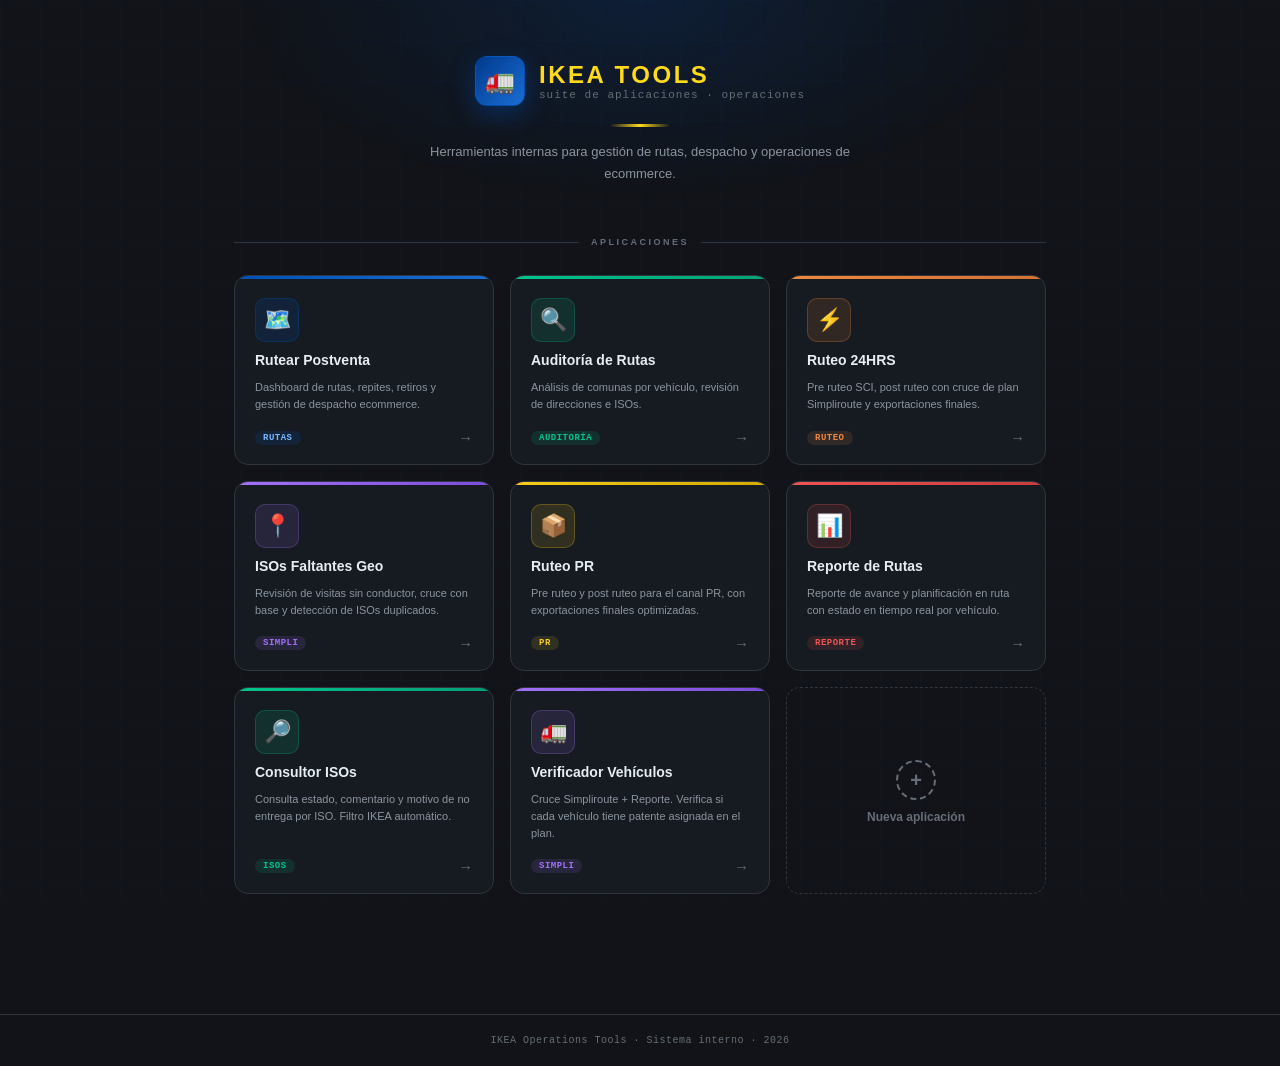
<file: index.html>
<!DOCTYPE html>
<html lang="es">
<head>
<meta charset="UTF-8">
<meta name="viewport" content="width=device-width, initial-scale=1.0">
<title>IKEA Tools</title>
<style>
* {
  box-sizing: border-box;
  margin: 0;
  padding: 0;
}

body {
  font-family: -apple-system, BlinkMacSystemFont, 'Segoe UI', Helvetica, Arial, sans-serif;
  background-color: #111318;
  color: #e6edf3;
  min-height: 100vh;
}

.grid-bg {
  position: fixed;
  top: 0; left: 0; right: 0; bottom: 0;
  background-image:
    linear-gradient(rgba(0,81,186,0.04) 1px, transparent 1px),
    linear-gradient(90deg, rgba(0,81,186,0.04) 1px, transparent 1px);
  background-size: 40px 40px;
  pointer-events: none;
  z-index: 0;
}

.glow {
  position: fixed;
  top: -200px;
  left: 50%;
  transform: translateX(-50%);
  width: 800px;
  height: 400px;
  background: radial-gradient(ellipse at center, rgba(0,81,186,0.18) 0%, transparent 70%);
  pointer-events: none;
  z-index: 0;
}

.page {
  position: relative;
  z-index: 1;
  max-width: 860px;
  margin: 0 auto;
  padding: 0 24px 60px;
}

/* ── HEADER ── */
.header {
  padding: 56px 0 0;
  display: flex;
  flex-direction: column;
  align-items: center;
  text-align: center;
  gap: 14px;
  animation: fadeUp 0.5s ease both;
}

.logo-row {
  display: flex;
  align-items: center;
  gap: 14px;
}

.logo-icon {
  width: 50px;
  height: 50px;
  background: linear-gradient(135deg, #003A8C, #1a6dd4);
  border-radius: 12px;
  display: flex;
  align-items: center;
  justify-content: center;
  font-size: 24px;
  box-shadow: 0 8px 24px rgba(0,81,186,0.4);
  border: 1px solid rgba(0,81,186,0.5);
  flex-shrink: 0;
}

.logo-text {
  display: flex;
  flex-direction: column;
  align-items: flex-start;
}

.logo-title {
  font-size: 24px;
  font-weight: 800;
  letter-spacing: 2.5px;
  color: #FFDA1A;
  text-transform: uppercase;
}

.logo-sub {
  font-size: 11px;
  color: #656d76;
  letter-spacing: 1px;
  font-family: 'Courier New', Courier, monospace;
}

.header-divider {
  width: 60px;
  height: 3px;
  background: linear-gradient(90deg, transparent, #FFDA1A, transparent);
  border-radius: 2px;
  margin-top: 4px;
}

.header-desc {
  font-size: 13px;
  color: #8b949e;
  max-width: 420px;
  line-height: 1.7;
}

/* ── SECTION LABEL ── */
.apps-section {
  padding-top: 52px;
  display: flex;
  flex-direction: column;
  align-items: center;
  gap: 28px;
  animation: fadeUp 0.5s 0.1s ease both;
  opacity: 0;
  animation-fill-mode: forwards;
}

.section-label {
  font-size: 9px;
  font-weight: 700;
  letter-spacing: 2.5px;
  color: #656d76;
  text-transform: uppercase;
  display: flex;
  align-items: center;
  gap: 12px;
  width: 100%;
}

.section-label-line {
  flex: 1;
  height: 1px;
  background-color: #30363d;
}

/* ── GRID ── */
.apps-grid {
  display: grid;
  grid-template-columns: repeat(3, 1fr);
  gap: 16px;
  width: 100%;
}

@media (max-width: 680px) {
  .apps-grid {
    grid-template-columns: repeat(2, 1fr);
  }
}

@media (max-width: 440px) {
  .apps-grid {
    grid-template-columns: 1fr;
  }
}

/* ── APP CARD ── */
.app-card {
  position: relative;
  background-color: #161b22;
  border: 1px solid #30363d;
  border-radius: 14px;
  padding: 22px 20px 18px;
  text-decoration: none;
  color: #e6edf3;
  display: flex;
  flex-direction: column;
  gap: 10px;
  cursor: pointer;
  transition: transform 0.18s ease, box-shadow 0.18s ease, border-color 0.18s ease;
  overflow: hidden;
}

.app-card:hover {
  transform: translateY(-3px);
  border-color: rgba(0,81,186,0.6);
  box-shadow: 0 12px 32px rgba(0,0,0,0.4), 0 0 0 1px rgba(0,81,186,0.2);
}

.app-card:active {
  transform: translateY(-1px);
}

.card-accent {
  position: absolute;
  top: 0; left: 0; right: 0;
  height: 3px;
  border-radius: 14px 14px 0 0;
}

.app-icon {
  width: 44px;
  height: 44px;
  border-radius: 10px;
  display: flex;
  align-items: center;
  justify-content: center;
  font-size: 22px;
  flex-shrink: 0;
}

.app-name {
  font-size: 14px;
  font-weight: 700;
  color: #e6edf3;
  line-height: 1.2;
}

.app-desc {
  font-size: 11px;
  color: #8b949e;
  line-height: 1.55;
  flex: 1;
}

.app-footer {
  display: flex;
  align-items: center;
  justify-content: space-between;
  padding-top: 6px;
  margin-top: auto;
}

.app-tag {
  font-size: 9px;
  font-weight: 700;
  letter-spacing: 0.5px;
  text-transform: uppercase;
  padding: 2px 8px;
  border-radius: 20px;
  font-family: 'Courier New', Courier, monospace;
}

.app-arrow {
  font-size: 15px;
  color: #656d76;
  transition: color 0.18s ease, transform 0.18s ease;
}

.app-card:hover .app-arrow {
  color: #FFDA1A;
  transform: translateX(3px);
}

/* ── ADD CARD ── */
.add-card {
  background-color: transparent;
  border: 1px dashed #30363d;
  border-radius: 14px;
  padding: 22px 20px 18px;
  display: flex;
  flex-direction: column;
  align-items: center;
  justify-content: center;
  gap: 10px;
  cursor: pointer;
  transition: border-color 0.18s ease, background-color 0.18s ease, color 0.18s ease;
  min-height: 160px;
  color: #656d76;
  font-size: 12px;
  font-weight: 600;
  text-align: center;
}

.add-card:hover {
  border-color: #0051BA;
  color: #0051BA;
  background-color: rgba(0,81,186,0.04);
}

.add-icon {
  width: 40px;
  height: 40px;
  border-radius: 50%;
  border: 2px dashed currentColor;
  display: flex;
  align-items: center;
  justify-content: center;
  font-size: 20px;
  transition: transform 0.2s ease;
}

.add-card:hover .add-icon {
  transform: scale(1.1) rotate(90deg);
}

/* ── CARD STAGGER ANIMATIONS ── */
.card-1 { animation: fadeUp 0.4s 0.18s ease both; opacity: 0; animation-fill-mode: forwards; }
.card-2 { animation: fadeUp 0.4s 0.26s ease both; opacity: 0; animation-fill-mode: forwards; }
.card-3 { animation: fadeUp 0.4s 0.34s ease both; opacity: 0; animation-fill-mode: forwards; }
.card-4 { animation: fadeUp 0.4s 0.42s ease both; opacity: 0; animation-fill-mode: forwards; }
.card-5 { animation: fadeUp 0.4s 0.50s ease both; opacity: 0; animation-fill-mode: forwards; }
.card-6 { animation: fadeUp 0.4s 0.58s ease both; opacity: 0; animation-fill-mode: forwards; }
.card-7 { animation: fadeUp 0.4s 0.66s ease both; opacity: 0; animation-fill-mode: forwards; }
.card-8 { animation: fadeUp 0.4s 0.74s ease both; opacity: 0; animation-fill-mode: forwards; }
.card-9 { animation: fadeUp 0.4s 0.82s ease both; opacity: 0; animation-fill-mode: forwards; }

/* ── FOOTER ── */
.footer {
  position: relative;
  z-index: 1;
  text-align: center;
  padding: 20px;
  font-size: 10px;
  color: #656d76;
  font-family: 'Courier New', Courier, monospace;
  letter-spacing: 0.5px;
  border-top: 1px solid #30363d;
  margin-top: 60px;
}

/* ── ANIMATION ── */
@keyframes fadeUp {
  from {
    opacity: 0;
    transform: translateY(16px);
  }
  to {
    opacity: 1;
    transform: translateY(0);
  }
}
</style>
</head>
<body>

<div class="grid-bg"></div>
<div class="glow"></div>

<div class="page">

  <!-- HEADER -->
  <div class="header">
    <div class="logo-row">
      <div class="logo-icon">🚛</div>
      <div class="logo-text">
        <div class="logo-title">IKEA Tools</div>
        <div class="logo-sub">suite de aplicaciones · operaciones</div>
      </div>
    </div>
    <div class="header-divider"></div>
    <div class="header-desc">Herramientas internas para gestión de rutas, despacho y operaciones de ecommerce.</div>
  </div>

  <!-- APPS -->
  <div class="apps-section">
    <div class="section-label">
      <span class="section-label-line"></span>
      Aplicaciones
      <span class="section-label-line"></span>
    </div>

    <div class="apps-grid">

      <!-- 1: Rutear Postventa -->
      <a class="app-card card-1" href="ruteador-ikea-v9.html">
        <div class="card-accent" style="background: linear-gradient(90deg, #0051BA, #1a6dd4);"></div>
        <div class="app-icon" style="background: rgba(0,81,186,0.15); border: 1px solid rgba(0,81,186,0.3);">🗺️</div>
        <div class="app-name">Rutear Postventa</div>
        <div class="app-desc">Dashboard de rutas, repites, retiros y gestión de despacho ecommerce.</div>
        <div class="app-footer">
          <span class="app-tag" style="background: rgba(0,81,186,0.15); color: #7bb8ff;">Rutas</span>
          <span class="app-arrow">→</span>
        </div>
      </a>

      <!-- 2: Auditoría de Rutas -->
      <a class="app-card card-2" href="auditoria_rutas.html">
        <div class="card-accent" style="background: linear-gradient(90deg, #00c48c, #00a374);"></div>
        <div class="app-icon" style="background: rgba(0,196,140,0.12); border: 1px solid rgba(0,196,140,0.25);">🔍</div>
        <div class="app-name">Auditoría de Rutas</div>
        <div class="app-desc">Análisis de comunas por vehículo, revisión de direcciones e ISOs.</div>
        <div class="app-footer">
          <span class="app-tag" style="background: rgba(0,196,140,0.12); color: #00c48c;">Auditoría</span>
          <span class="app-arrow">→</span>
        </div>
      </a>

      <!-- 3: Ruteo 24HRS -->
      <a class="app-card card-3" href="ruteo-24hrs.html">
        <div class="card-accent" style="background: linear-gradient(90deg, #f0883e, #d4722e);"></div>
        <div class="app-icon" style="background: rgba(240,136,62,0.12); border: 1px solid rgba(240,136,62,0.25);">⚡</div>
        <div class="app-name">Ruteo 24HRS</div>
        <div class="app-desc">Pre ruteo SCI, post ruteo con cruce de plan Simpliroute y exportaciones finales.</div>
        <div class="app-footer">
          <span class="app-tag" style="background: rgba(240,136,62,0.12); color: #f0883e;">Ruteo</span>
          <span class="app-arrow">→</span>
        </div>
      </a>

      <!-- 4: ISOs Faltantes Geo -->
      <a class="app-card card-4" href="isos_faltantes_geo.html">
        <div class="card-accent" style="background: linear-gradient(90deg, #a371f7, #7c4ddc);"></div>
        <div class="app-icon" style="background: rgba(163,113,247,0.12); border: 1px solid rgba(163,113,247,0.25);">📍</div>
        <div class="app-name">ISOs Faltantes Geo</div>
        <div class="app-desc">Revisión de visitas sin conductor, cruce con base y detección de ISOs duplicados.</div>
        <div class="app-footer">
          <span class="app-tag" style="background: rgba(163,113,247,0.12); color: #a371f7;">Simpli</span>
          <span class="app-arrow">→</span>
        </div>
      </a>

      <!-- 5: Ruteo PR -->
      <a class="app-card card-5" href="app_ruteo_pr.html">
        <div class="card-accent" style="background: linear-gradient(90deg, #f7cc1a, #d4aa00);"></div>
        <div class="app-icon" style="background: rgba(247,204,26,0.12); border: 1px solid rgba(247,204,26,0.25);">📦</div>
        <div class="app-name">Ruteo PR</div>
        <div class="app-desc">Pre ruteo y post ruteo para el canal PR, con exportaciones finales optimizadas.</div>
        <div class="app-footer">
          <span class="app-tag" style="background: rgba(247,204,26,0.12); color: #f7cc1a;">PR</span>
          <span class="app-arrow">→</span>
        </div>
      </a>

      <!-- 6: Reporte de Rutas -->
      <a class="app-card card-6" href="reporte_rutas.html">
        <div class="card-accent" style="background: linear-gradient(90deg, #f05454, #c73d3d);"></div>
        <div class="app-icon" style="background: rgba(240,84,84,0.12); border: 1px solid rgba(240,84,84,0.25);">📊</div>
        <div class="app-name">Reporte de Rutas</div>
        <div class="app-desc">Reporte de avance y planificación en ruta con estado en tiempo real por vehículo.</div>
        <div class="app-footer">
          <span class="app-tag" style="background: rgba(240,84,84,0.12); color: #f05454;">Reporte</span>
          <span class="app-arrow">→</span>
        </div>
      </a>

      <!-- 7: Consultor ISOs -->
      <a class="app-card card-7" href="consultor_isos.html">
        <div class="card-accent" style="background: linear-gradient(90deg, #00c48c, #009e75);"></div>
        <div class="app-icon" style="background: rgba(0,196,140,0.12); border: 1px solid rgba(0,196,140,0.25);">🔎</div>
        <div class="app-name">Consultor ISOs</div>
        <div class="app-desc">Consulta estado, comentario y motivo de no entrega por ISO. Filtro IKEA automático.</div>
        <div class="app-footer">
          <span class="app-tag" style="background: rgba(0,196,140,0.12); color: #00c48c;">ISOs</span>
          <span class="app-arrow">→</span>
        </div>
      </a>

      <!-- 8: Verificador Vehículos -->
      <a class="app-card card-8" href="verificador_vehiculos.html">
        <div class="card-accent" style="background: linear-gradient(90deg, #a371f7, #7c4ddc);"></div>
        <div class="app-icon" style="background: rgba(163,113,247,0.12); border: 1px solid rgba(163,113,247,0.25);">🚛</div>
        <div class="app-name">Verificador Vehículos</div>
        <div class="app-desc">Cruce Simpliroute + Reporte. Verifica si cada vehículo tiene patente asignada en el plan.</div>
        <div class="app-footer">
          <span class="app-tag" style="background: rgba(163,113,247,0.12); color: #a371f7;">Simpli</span>
          <span class="app-arrow">→</span>
        </div>
      </a>

      <!-- 9: Placeholder -->
      <div class="app-card add-card card-9" onclick="alert('Próximamente — agrega tu siguiente app aquí')">
        <div class="add-icon">+</div>
        <span>Nueva aplicación</span>
      </div>

    </div>
  </div>

</div>

<!-- FOOTER -->
<div class="footer">
  IKEA Operations Tools &middot; Sistema interno &middot; <span id="yr"></span>
</div>

<script>
  document.getElementById('yr').textContent = new Date().getFullYear();
</script>

</body>
</html>
</file>
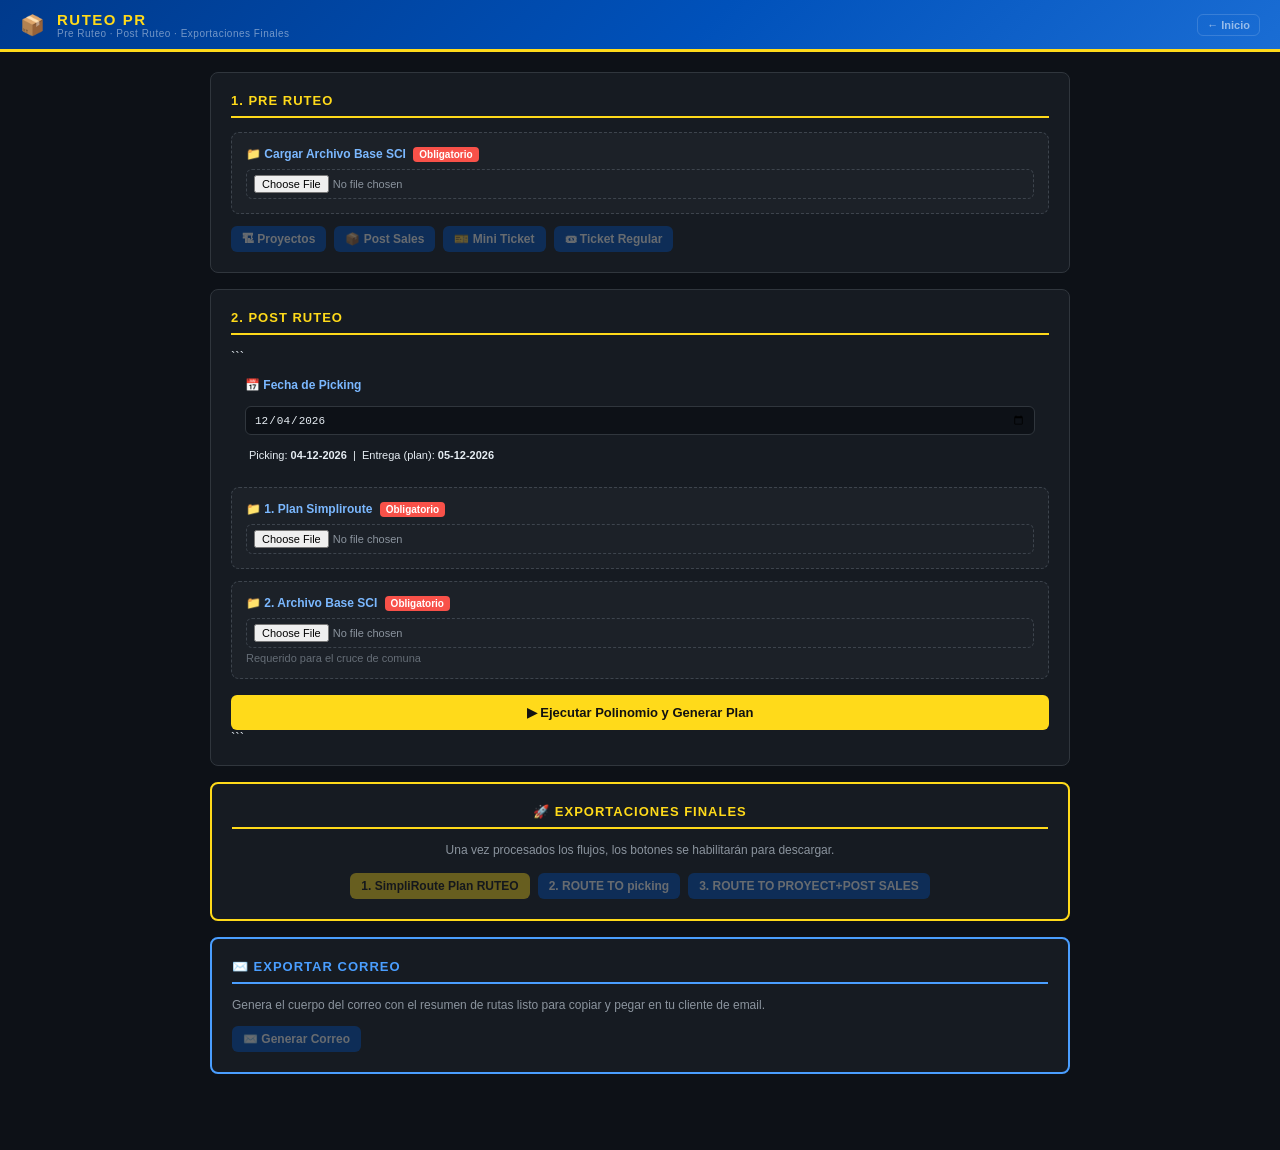
<file: app_de_ruteo_pr.html>
<!DOCTYPE html>

<html lang="es">
<head>
<meta charset="UTF-8">
<meta name="viewport" content="width=device-width, initial-scale=1.0">
<title>Ruteo PR — IKEA Tools</title>
<script src="xlsx.min.js"></script>
<link rel="stylesheet" href="ikea-theme.css">
<style>
body { overflow: auto; height: auto; min-height: 100vh; }
.pr-section { background: var(--surface); border: 1px solid var(--border); border-radius: var(--r); padding: 20px; margin-bottom: 16px; }
.pr-section-title { font-size: 13px; font-weight: 700; color: var(--yellow); text-transform: uppercase; letter-spacing: 1px; margin-bottom: 14px; border-bottom: 2px solid var(--yellow); padding-bottom: 8px; }
.pr-upload { background: var(--surface2); border: 1px dashed var(--border2); border-radius: var(--r); padding: 14px; margin-bottom: 12px; }
.pr-upload label { font-weight: 600; display: block; margin-bottom: 8px; color: #7bb8ff; font-size: 12px; }
.pr-msg { font-size: 12px; padding: 8px 12px; margin: 8px 0; font-weight: 600; border-radius: var(--rs); display: none; }
.pr-msg.success { background: rgba(63,185,80,.12); color: var(--green); border: 1px solid var(--green); display: block; }
.pr-msg.error   { background: var(--red-bg); color: #ff7b72; border: 1px solid var(--red); display: block; }
.pr-msg.warning { background: rgba(240,136,62,.12); color: var(--orange); border: 1px solid var(--orange); display: block; }
.pr-btn-group { display: flex; gap: 8px; flex-wrap: wrap; margin-top: 10px; }
.pr-final { border: 2px solid var(--yellow); text-align: center; }
.pr-final .pr-section-title { color: var(--yellow); }

/* Selector de fecha picking */
.pr-date-picker { background: var(–surface2); border: 1px solid var(–border2); border-radius: var(–r); padding: 14px; margin-bottom: 12px; display: flex; align-items: center; gap: 14px; flex-wrap: wrap; }
.pr-date-picker label { font-weight: 600; color: #7bb8ff; font-size: 12px; white-space: nowrap; margin: 0; }
.pr-date-picker input[type=“date”] { background: var(–surface); border: 1px solid var(–border2); border-radius: var(–rs, 4px); color: var(–text, #e0e0e0); padding: 5px 10px; font-size: 13px; font-family: inherit; cursor: pointer; }
.pr-date-preview { font-size: 11px; color: var(–text-dim, #aaa); margin-left: 4px; }
.pr-date-preview span { color: var(–yellow, #ffda1a); font-weight: 700; }
</style>

</head>
<body>

<!-- HEADER -->

<div class="ik-header">
  <div class="ik-header-left">
    <span class="ik-header-icon">📦</span>
    <div>
      <h1>Ruteo PR</h1>
      <div class="ik-header-sub">Pre Ruteo · Post Ruteo · Exportaciones Finales</div>
    </div>
  </div>
  <div class="ik-header-right">
    <a href="index.html" class="ik-back">← Inicio</a>
  </div>
</div>

<div style="max-width:900px;margin:20px auto;padding:0 20px 40px;">

  <!-- PRE RUTEO -->

  <div class="pr-section">
    <div class="pr-section-title">1. Pre Ruteo</div>
    <div class="pr-upload">
      <label>📁 Cargar Archivo Base SCI <span style="background:var(--red);color:#fff;padding:2px 6px;border-radius:4px;font-size:10px;margin-left:4px;">Obligatorio</span></label>
      <input type="file" id="fileFlujo1" accept=".xlsx,.xls" style="width:100%">
      <div id="msgFlujo1" class="pr-msg"></div>
    </div>
    <div class="pr-btn-group">
      <button class="btn-blue f1-btn" onclick="descargarTicketsF1('PROJECT','RUTEAR PROYECTOS')" disabled>🏗 Proyectos</button>
      <button class="btn-blue f1-btn" onclick="descargarTicketsF1('POST_SALES','RUTEAR POST SALES')" disabled>📦 Post Sales</button>
      <button class="btn-blue f1-btn" onclick="descargarMiniTicket()" disabled>🎫 Mini Ticket</button>
      <button class="btn-blue f1-btn" onclick="descargarRegularTicket()" disabled>🎟 Ticket Regular</button>
    </div>
  </div>

  <!-- POST RUTEO -->

  <div class="pr-section">
    <div class="pr-section-title">2. Post Ruteo</div>

```
<!-- SELECTOR DE FECHA PICKING -->
<div class="pr-date-picker">
  <label>📅 Fecha de Picking</label>
  <input type="date" id="fechaPicking" onchange="actualizarFechaPreview()">
  <div class="pr-date-preview" id="fechaPreview">Selecciona una fecha para ver el plan de entrega</div>
</div>

<div class="pr-upload">
  <label>📁 1. Plan Simpliroute <span style="background:var(--red);color:#fff;padding:2px 6px;border-radius:4px;font-size:10px;margin-left:4px;">Obligatorio</span></label>
  <input type="file" id="fileSimpli" accept=".xlsx,.xls,.csv" style="width:100%">
</div>
<div class="pr-upload">
  <label>📁 2. Archivo Base SCI <span style="background:var(--red);color:#fff;padding:2px 6px;border-radius:4px;font-size:10px;margin-left:4px;">Obligatorio</span></label>
  <input type="file" id="fileRuteo2" accept=".xlsx,.xls,.csv" style="width:100%">
  <div style="font-size:11px;color:var(--text-dim);margin-top:4px;">Requerido para el cruce de comuna</div>
</div>
<button class="btn-yellow btn-full" id="processBtn" onclick="processFlujo2()" style="margin-top:4px;padding:10px 18px;font-size:13px;">▶ Ejecutar Polinomio y Generar Plan</button>
<div id="msgFlujo2" class="pr-msg"></div>
```

  </div>

  <!-- EXPORTACIONES FINALES -->

  <div class="pr-section pr-final">
    <div class="pr-section-title">🚀 Exportaciones Finales</div>
    <p style="font-size:12px;color:var(--text-muted);margin-bottom:16px;">Una vez procesados los flujos, los botones se habilitarán para descargar.</p>
    <div class="pr-btn-group" style="justify-content:center;">
      <button class="btn-yellow" id="btnDownloadPlan" onclick="downloadPlan()" disabled>1. SimpliRoute Plan RUTEO</button>
      <button class="btn-blue" id="btnDownloadRoute" onclick="downloadRouteTo()" disabled>2. ROUTE TO picking</button>
      <button class="btn-blue" id="btnDownloadPreola" onclick="download3Preola()" disabled>3. ROUTE TO PROYECT+POST SALES</button>
    </div>
  </div>

  <!-- EXPORTAR CORREO -->

  <div class="pr-section" style="border:2px solid #4a9eff;">
    <div class="pr-section-title" style="color:#4a9eff;border-bottom-color:#4a9eff;">✉️ Exportar Correo</div>
    <p style="font-size:12px;color:var(--text-muted);margin-bottom:14px;">Genera el cuerpo del correo con el resumen de rutas listo para copiar y pegar en tu cliente de email.</p>
    <div style="display:flex;gap:8px;flex-wrap:wrap;">
      <button class="btn-blue" id="btnGenerarCorreo" onclick="generarCorreo()" disabled>✉️ Generar Correo</button>
    </div>
    <div id="msgCorreo" class="pr-msg"></div>
  </div>

</div>

<!-- MODAL CORREO -->

<div id="modalCorreo" style="display:none;position:fixed;inset:0;background:rgba(0,0,0,.72);z-index:9999;overflow-y:auto;padding:24px 12px;">
  <div style="max-width:780px;margin:0 auto;background:#1c1c1e;border:1px solid #333;border-radius:10px;overflow:hidden;box-shadow:0 8px 40px rgba(0,0,0,.7);">

```
<!-- Modal header -->
<div style="background:#0058A3;padding:14px 20px;display:flex;align-items:center;justify-content:space-between;">
  <span style="font-weight:700;font-size:14px;color:#fff;letter-spacing:.5px;">✉️ Vista Previa del Correo</span>
  <div style="display:flex;gap:8px;">
    <button onclick="copiarCorreo()" style="background:#ffda1a;color:#000;border:none;padding:7px 16px;border-radius:5px;font-weight:700;font-size:12px;cursor:pointer;">📋 Copiar</button>
    <button onclick="cerrarModalCorreo()" style="background:rgba(255,255,255,.12);color:#fff;border:none;padding:7px 14px;border-radius:5px;font-size:12px;cursor:pointer;">✕ Cerrar</button>
  </div>
</div>

<!-- Copied toast -->
<div id="toastCopiado" style="display:none;background:#238636;color:#fff;text-align:center;padding:8px;font-size:12px;font-weight:700;">
  ✅ ¡Copiado al portapapeles!
</div>

<!-- Email body preview -->
<div style="padding:24px 28px;background:#fff;">
  <div id="emailBodyPreview"></div>
</div>
```

  </div>
</div>

<script>
// --- CONFIGURACIÓN GLOBAL ---
const CONFIG = {
    vehicles: {
        trucks_order: Array.from({length: 40}, (_, i) => i + 1).filter(i => i !== 30).map(i => `VEH${String(i).padStart(2, '0')}`),
        special_fixed: { "Proyectos Leslie": "VEH98", "VEH01 Postventa": "VEH99", "VEH02 Postventa": "VEH101", "Postventa 3": "VEH102" }
    },
    poly: {
        weights: { distance_km: 0.44, duration_hr: 0.10, iso_count: 0.20, q_comunas: 0.01, volume_m3: 0.25 },
        zone_multiplier: { extraurbano: 2.0, default: 1.0 }
    },
    extraurban_communes: [
        "ALHUE", "BUIN", "CALERA DE TANGO", "COLINA", "CURACAVI", "EL MONTE", "ISLA DE MAIPO", "LAMPA",
        "LO BARNECHEA", "MARIA PINTO", "MELIPILLA", "PADRE HURTADO", "PAINE", "PENAFLOR", "PIRQUE",
        "SAN JOSE DE MAIPO", "SAN PEDRO", "TALAGANTE", "TILTIL"
    ]
};

// Comunas permitidas para Mini Ticket (con y sin tilde para cubrir ambos casos)
const MINI_TICKET_COMUNAS_SET = new Set(["ÑUÑOA", "NUNOA", "LAS CONDES", "VITACURA", "PROVIDENCIA", "SANTIAGO"]);

let dataFlujo1 = null;
let sheetPlanData = [];
let sheetPolinomioData = [];
let sheetResumenData = [];
let metricsData = {};

// ==========================================
// FUNCIONES DE FECHA
// ==========================================

// Formatea una fecha JS a DD-MM-YYYY
function formatFecha(dateObj) {
    return `${String(dateObj.getDate()).padStart(2,'0')}-${String(dateObj.getMonth()+1).padStart(2,'0')}-${dateObj.getFullYear()}`;
}

// Devuelve la fecha de picking seleccionada, o hoy si no hay selección
function getFechaPicking() {
    const input = document.getElementById('fechaPicking').value;
    if (input) {
        // input es "YYYY-MM-DD", construimos fecha local sin desfase UTC
        const [y, m, d] = input.split('-').map(Number);
        return new Date(y, m - 1, d);
    }
    return new Date();
}

// Devuelve la fecha de entrega (picking + 1 día)
function getFechaEntrega() {
    const f = getFechaPicking();
    f.setDate(f.getDate() + 1);
    return f;
}

// Compatibilidad: reemplaza getFechaHoy y getFechaManana en contexto Post Ruteo
function getFechaHoy()    { return formatFecha(getFechaPicking()); }
function getFechaManana() { return formatFecha(getFechaEntrega()); }

// Actualiza el preview de fechas bajo el selector
function actualizarFechaPreview() {
    const picking  = formatFecha(getFechaPicking());
    const entrega  = formatFecha(getFechaEntrega());
    document.getElementById('fechaPreview').innerHTML =
        `Picking: <span>${picking}</span> &nbsp;|&nbsp; Entrega (plan): <span>${entrega}</span>`;
}

// Inicializa el selector con la fecha de hoy y muestra el preview al cargar
(function initFechaHoy() {
    const hoy = new Date();
    const yyyy = hoy.getFullYear();
    const mm   = String(hoy.getMonth() + 1).padStart(2, '0');
    const dd   = String(hoy.getDate()).padStart(2, '0');
    document.getElementById('fechaPicking').value = `${yyyy}-${mm}-${dd}`;
    actualizarFechaPreview();
})();

// ==========================================
// UTILIDADES GENERALES
// ==========================================

function showMsg(id, text, type) {
    const el = document.getElementById(id);
    el.textContent = text;
    el.className = 'pr-msg ' + type;
    setTimeout(() => { if (el.className.includes(type)) el.style.display = 'none'; }, 5000);
}
function exportarExcel(dataArray, nombreExacto, skipHeader = false) {
    const worksheet = XLSX.utils.json_to_sheet(dataArray, { skipHeader });
    const workbook = XLSX.utils.book_new();
    XLSX.utils.book_append_sheet(workbook, worksheet, "Sheet1");
    XLSX.writeFile(workbook, nombreExacto);
}

// Normaliza texto: quita tildes, mayúsculas, trim
function removeAccents(str) {
    return str ? str.toString().normalize("NFD").replace(/[\u0300-\u036f]/g, "").toUpperCase().trim() : "";
}

// Verifica si una comuna está en la lista de Mini Ticket
function esComunaMini(comunaRaw) {
    const sinTilde = removeAccents(comunaRaw);
    const conTilde = comunaRaw ? comunaRaw.toString().toUpperCase().trim() : "";
    return MINI_TICKET_COMUNAS_SET.has(sinTilde) || MINI_TICKET_COMUNAS_SET.has(conTilde);
}

// ==========================================
// FLUJO 1
// ==========================================
document.getElementById('fileFlujo1').addEventListener('change', function(e) {
    const file = e.target.files[0];
    if (!file) return;
    const reader = new FileReader();
    reader.onload = function(event) {
        try {
            const data = new Uint8Array(event.target.result);
            const workbook = XLSX.read(data, { type: 'array' });
            dataFlujo1 = XLSX.utils.sheet_to_json(workbook.Sheets[workbook.SheetNames[0]], { defval: "" });
            showMsg('msgFlujo1', 'Archivo cargado correctamente.', 'success');
            document.querySelectorAll('.f1-btn').forEach(btn => btn.disabled = false);
            document.getElementById('btnDownloadPreola').disabled = false;
        } catch (err) {
            showMsg('msgFlujo1', 'Error: ' + err.message, 'error');
        }
    };
    reader.readAsArrayBuffer(file);
});

function descargarTicketsF1(tipoVisita, nombreBase) {
    if (!dataFlujo1) return;
    const filtrado = dataFlujo1.filter(row => row['TIPO_VISITA'] === tipoVisita);
    if (filtrado.length === 0) return showMsg('msgFlujo1', `Sin datos para ${tipoVisita}`, 'warning');
    exportarExcel(filtrado, `${nombreBase} ${getFechaManana()}.xlsx`);
}

// MINI TICKET: solo filas con MINI_TICKET === 'mini_ticket' Y comuna en la lista permitida
function descargarMiniTicket() {
    if (!dataFlujo1) return;
    const filtrado = dataFlujo1.filter(row => {
        if (row['TIPO_VISITA'] === 'PROJECT' || row['TIPO_VISITA'] === 'POST_SALES') return false;
        if (row['MINI_TICKET'] !== 'mini_ticket') return false;
        const comuna = row['D_COUNTY'] || row['CONDUCTOR'] || row['Conductor'] || "";
        return esComunaMini(comuna);
    });
    if (filtrado.length === 0) return showMsg('msgFlujo1', 'Sin Mini Tickets para las comunas permitidas (ÑUÑOA, LAS CONDES, VITACURA, PROVIDENCIA, SANTIAGO)', 'warning');
    exportarExcel(filtrado, `RUTEAR MINI TICKET ${getFechaManana()}.xlsx`);
    showMsg('msgFlujo1', `Mini Ticket exportado: ${filtrado.length} filas.`, 'success');
}

// REGULAR TICKET: filas no_mini_ticket + mini_ticket fuera de comunas permitidas
function descargarRegularTicket() {
    if (!dataFlujo1) return;
    const filtrado = dataFlujo1.filter(row => {
        if (row['TIPO_VISITA'] === 'PROJECT' || row['TIPO_VISITA'] === 'POST_SALES') return false;
        if (row['MINI_TICKET'] === 'no_mini_ticket') return true;
        if (row['MINI_TICKET'] === 'mini_ticket') {
            const comuna = row['D_COUNTY'] || row['CONDUCTOR'] || row['Conductor'] || "";
            return !esComunaMini(comuna);
        }
        return false;
    });
    if (filtrado.length === 0) return showMsg('msgFlujo1', 'Sin datos para Regular Ticket', 'warning');
    exportarExcel(filtrado, `RUTEAR TICKET ${getFechaManana()}.xlsx`);
    showMsg('msgFlujo1', `Regular Ticket exportado: ${filtrado.length} filas.`, 'success');
}

// ==========================================
// FLUJO 2
// ==========================================
function parseNum(val) { return (typeof val === 'number') ? val : (parseFloat(String(val).replace(',', '.')) || 0); }
function normalizeArr(arr) {
    let min = Math.min(...arr), max = Math.max(...arr);
    return arr.map(v => (min === max || isNaN(min) || isNaN(max)) ? 0 : (v - min) / (max - min));
}
function findCol(row, options) {
    let keys = Object.keys(row);
    return keys.find(k => options.some(opt => k.toLowerCase() === opt.toLowerCase()));
}
function timeToSeconds(timeStr) {
    if (!timeStr) return null;
    let parts = timeStr.split(':');
    if (parts.length >= 2) return (parseInt(parts[0])||0)*3600 + (parseInt(parts[1])||0)*60 + (parseInt(parts[2])||0);
    return null;
}
function formatSecondsToHHMMSS(totalSecs) {
    if (totalSecs < 0) totalSecs = 0;
    let h = Math.floor(totalSecs / 3600), m = Math.floor((totalSecs % 3600) / 60), s = Math.floor(totalSecs % 60);
    return String(h).padStart(2,'0') + ":" + String(m).padStart(2,'0') + ":" + String(s).padStart(2,'0');
}
function readExcelFile(file) {
    return new Promise((resolve, reject) => {
        let reader = new FileReader();
        reader.onload = e => {
            try {
                let data = new Uint8Array(e.target.result);
                let workbook = XLSX.read(data, { type: 'array' });
                resolve(XLSX.utils.sheet_to_json(workbook.Sheets[workbook.SheetNames[0]], { defval: "" }));
            } catch (err) { reject(err); }
        };
        reader.onerror = reject;
        reader.readAsArrayBuffer(file);
    });
}

async function processFlujo2() {
    const fileSimpli = document.getElementById('fileSimpli').files[0];
    const fileRuteo2 = document.getElementById('fileRuteo2').files[0];
    const btn = document.getElementById('processBtn');
    if (!fileSimpli || !fileRuteo2) return showMsg('msgFlujo2', "⚠️ Sube AMBOS archivos para continuar.", 'error');

    try {
        showMsg('msgFlujo2', "Procesando Polinomio...", 'success');
        btn.disabled = true;

        const dataSimpli = await readExcelFile(fileSimpli);
        const dataRuteo  = await readExcelFile(fileRuteo2);
        if (!dataSimpli.length) throw new Error("El archivo de SimpliRoute está vacío.");
        if (!dataRuteo.length)  throw new Error("El archivo RUTEO SCI está vacío.");

        const ruteoDict = {};
        const colIso    = findCol(dataRuteo[0], ["ISO", "ID de referencia", "Title"]) || Object.keys(dataRuteo[0])[0];
        const colComuna = findCol(dataRuteo[0], ["D_COUNTY", "COUNTY", "COMUNA", "D_County"]) || "D_COUNTY";
        dataRuteo.forEach(row => { if (row[colIso]) ruteoDict[String(row[colIso]).trim().toUpperCase()] = row[colComuna] || ""; });

        const sCols = {
            conductor: findCol(dataSimpli[0], ["Conductor", "Driver"]) || "Conductor",
            titulo:    findCol(dataSimpli[0], ["Título", "Title", "ISO"]) || "Título",
            vehiculo:  findCol(dataSimpli[0], ["Vehículo", "Vehicle", "Ruta"]) || "Vehículo",
            distancia: findCol(dataSimpli[0], ["Distancia", "Distance"]) || "Distancia",
            cap2:      findCol(dataSimpli[0], ["Capacidad 2", "Capacity 2"]) || "Capacidad 2",
            tiempoEst: findCol(dataSimpli[0], ["Tiempo estimado de llegada", "Tiempo estimado", "ETA"]) || "Tiempo estimado de llegada",
            idRef:     findCol(dataSimpli[0], ["ID de referencia", "DOFI"]) || "ID de referencia"
        };

        let cleanSimpli  = [];
        let extraUrbanSet = new Set(CONFIG.extraurban_communes.map(c => removeAccents(c)));

        dataSimpli.forEach(row => {
            let titulo = String(row[sCols.titulo]).trim().toUpperCase();
            if (titulo !== "INICIO" && titulo !== "FIN") {
                row[sCols.conductor] = ruteoDict[titulo] || row[sCols.conductor];
            }
            let valorComuna = removeAccents(row[sCols.conductor]);
            row["_zona_temp"] = extraUrbanSet.has(valorComuna) ? "Extraurbano" : "Urbano";
            let tiempo = row[sCols.tiempoEst] || "";
            if (tiempo.includes("T")) {
                let p = tiempo.split("T"); row["_fecha_temp"] = p[0]; row["_hora_temp"] = p[1];
            } else if (tiempo.includes(" ")) {
                let p = tiempo.split(" "); row["_fecha_temp"] = p[0]; row["_hora_temp"] = p[1];
            } else {
                row["_fecha_temp"] = tiempo; row["_hora_temp"] = "";
            }
            cleanSimpli.push(row);
        });

        const groups = {};
        cleanSimpli.forEach(row => {
            let veh = String(row[sCols.vehiculo] || "").trim();
            if (!groups[veh]) groups[veh] = { original_vehicle: veh, rows: [] };
            groups[veh].rows.push(row);
        });

        let summaries = [];
        for (let veh in groups) {
            let rows = groups[veh].rows;
            let dist = rows.reduce((acc, r) => acc + parseNum(r[sCols.distancia]), 0);
            let cap  = rows.reduce((acc, r) => acc + parseNum(r[sCols.cap2]), 0);
            let minSec = Infinity, maxSec = -Infinity, realIsoCount = 0;

            rows.forEach(r => {
                let t = String(r[sCols.titulo]).trim().toUpperCase();
                if (t !== "INICIO" && t !== "FIN") realIsoCount++;
                let s = timeToSeconds(r["_hora_temp"]);
                if (s !== null) { if (s < minSec) minSec = s; if (s > maxSec) maxSec = s; }
            });

            let durSec = (minSec !== Infinity && maxSec !== -Infinity && maxSec >= minSec) ? (maxSec - minSec) : 0;

            let comunasUnicas = new Set(
                rows
                    .filter(r => { let t = String(r[sCols.titulo]).trim().toUpperCase(); return t !== "INICIO" && t !== "FIN"; })
                    .map(r => r[sCols.conductor])
                    .filter(c => c && c !== "")
            );

            let zonasCount = { "Urbano": 0, "Extraurbano": 0 };
            rows.forEach(r => zonasCount[r["_zona_temp"]]++);
            let predominante = zonasCount["Extraurbano"] > 0 ? "Extraurbano" : "Urbano";

            summaries.push({
                original_vehicle: veh, Zona: predominante, distance_km: dist,
                duration_hr: durSec / 3600, duration_formatted: formatSecondsToHHMMSS(durSec),
                iso_count: realIsoCount, q_comunas: comunasUnicas.size, volume_m3: cap,
                family: String(veh).toLowerCase().startsWith("mini") ? "mini" : "truck"
            });
        }

        let trucksOnly   = summaries.filter(s => s.family === "truck" && !CONFIG.vehicles.special_fixed[s.original_vehicle]);
        let minisOnly    = summaries.filter(s => s.family === "mini"  && !CONFIG.vehicles.special_fixed[s.original_vehicle]);
        let specialsOnly = summaries.filter(s => !!CONFIG.vehicles.special_fixed[s.original_vehicle]);

        let arr_dist = normalizeArr(trucksOnly.map(s => s.distance_km));
        let arr_dur  = normalizeArr(trucksOnly.map(s => s.duration_hr));
        let arr_iso  = normalizeArr(trucksOnly.map(s => s.iso_count));
        let arr_com  = normalizeArr(trucksOnly.map(s => s.q_comunas));
        let arr_vol  = normalizeArr(trucksOnly.map(s => s.volume_m3));

        trucksOnly.forEach((s, i) => {
            s.score_base = (
                CONFIG.poly.weights.distance_km * arr_dist[i] +
                CONFIG.poly.weights.duration_hr  * arr_dur[i]  +
                CONFIG.poly.weights.iso_count    * arr_iso[i]  +
                CONFIG.poly.weights.q_comunas    * arr_com[i]  +
                CONFIG.poly.weights.volume_m3    * arr_vol[i]
            );
            let mult = String(s.Zona).toLowerCase() === "extraurbano" ? CONFIG.poly.zone_multiplier.extraurbano : CONFIG.poly.zone_multiplier.default;
            s.score = s.score_base * mult;
        });

        minisOnly.forEach(s    => { s.score_base = 0; s.score = 0; });
        specialsOnly.forEach(s => { s.score_base = 0; s.score = 0; });

        minisOnly.sort((a, b)  => (parseInt(a.original_vehicle.replace(/\D/g, '')) || 999) - (parseInt(b.original_vehicle.replace(/\D/g, '')) || 999));
        trucksOnly.sort((a, b) => b.score - a.score);

        let vehicleMap = {};
        minisOnly.forEach((r, idx)    => { r.final_route_to = `MINI${String(idx+1).padStart(2,'0')}`; vehicleMap[r.original_vehicle] = r.final_route_to; });
        trucksOnly.forEach((r, idx)   => { r.final_route_to = CONFIG.vehicles.trucks_order[idx] || `VEH${String(idx+1).padStart(2,'0')}`; vehicleMap[r.original_vehicle] = r.final_route_to; });
        specialsOnly.forEach(s        => { s.final_route_to = CONFIG.vehicles.special_fixed[s.original_vehicle]; vehicleMap[s.original_vehicle] = s.final_route_to; });

        let ordered = [...minisOnly, ...trucksOnly, ...specialsOnly];

        let originalKeys = Object.keys(dataSimpli[0]);
        sheetPlanData = cleanSimpli.map(row => {
            let outputRow = {};
            originalKeys.forEach(k => {
                if (!k.startsWith("__EMPTY") && !["_zona_temp","_fecha_temp","_hora_temp"].includes(k)) {
                    outputRow[k] = row[k];
                }
            });
            outputRow["DIA"]  = row["_fecha_temp"];
            outputRow["HORA"] = row["_hora_temp"];
            let vehReal = String(row[sCols.vehiculo] || "").trim();
            outputRow["VEH INICIAL"] = vehReal;
            outputRow["VEH FINAL"]   = vehicleMap[vehReal] || vehReal;
            outputRow["_DOFI_INTERNO"]   = row[sCols.idRef];
            outputRow["_TITULO_INTERNO"] = row[sCols.titulo];
            return outputRow;
        });

        sheetPolinomioData = ordered.map(o => ({
            "VEH INICIAL": o.original_vehicle, "VEH FINAL": o.final_route_to, "Familia": o.family, "Zona": o.Zona,
            "Paradas ISO": o.iso_count, "Distancia Total (km)": Number(parseFloat(o.distance_km).toFixed(2)),
            "Volumen (m3)": Number(parseFloat(o.volume_m3).toFixed(2)), "Tiempo en Ruta": o.duration_formatted,
            "Cant. Comunas": o.q_comunas, "Score Base": Number(parseFloat(o.score_base).toFixed(4)),
            "Score Final": Number(parseFloat(o.score).toFixed(4))
        }));

        sheetResumenData = ordered.map(o => ({
            "ANDEN":          "",
            "LADO":           "",
            "Vehículo":       o.final_route_to,
            "Distancia":      Number(parseFloat(o.distance_km).toFixed(2)),
            "Tiempo en Ruta": o.duration_formatted,
            "ISO":            o.iso_count,
            "Q COMUNAS":      o.q_comunas,
            "M3":             Number(parseFloat(o.volume_m3).toFixed(2)),
            "Horario salida": "",
            "Zona":           o.Zona,
            "Tipo Vehículo":  "",
            "Tipo Ticket":    o.final_route_to.toUpperCase().startsWith("MINI") ? "MiniTicket" : "Ticket Regular"
        }));

        let metricsVehicles = ordered.filter(o =>
            o.original_vehicle !== "Proyectos Leslie" &&
            o.original_vehicle !== "VEH01 Postventa"  &&
            o.original_vehicle !== "VEH99"
        );
        let totalVeh = metricsVehicles.length;
        let sumISO   = metricsVehicles.reduce((sum, o) => sum + o.iso_count, 0);
        let promISO  = totalVeh > 0 ? Number((sumISO / totalVeh).toFixed(2)) : 0;
        metricsData  = { total: totalVeh, prom: promISO, sum: sumISO };

        showMsg('msgFlujo2', `¡Polinomio Listo! Los botones de descarga se han habilitado.`, 'success');
        document.getElementById('btnDownloadPlan').disabled   = false;
        document.getElementById('btnDownloadRoute').disabled  = false;
        document.getElementById('btnGenerarCorreo').disabled  = false;

    } catch (error) {
        showMsg('msgFlujo2', "❌ Error: " + error.message, 'error');
        console.error(error);
    } finally {
        btn.disabled = false;
    }
}

// ==========================================
// DESCARGAS FINALES
// ==========================================

// BOTÓN 1
function downloadPlan() {
    if (!sheetPlanData.length) return;
    const wb = XLSX.utils.book_new();

    let printPlan = sheetPlanData.map(r => {
        let copy = { ...r };
        delete copy["_DOFI_INTERNO"];
        delete copy["_TITULO_INTERNO"];
        return copy;
    });

    const ws1 = XLSX.utils.json_to_sheet(printPlan);
    const range1 = XLSX.utils.decode_range(ws1['!ref']);
    for (let c = range1.s.c; c <= range1.e.c; c++) {
        let cell = ws1[XLSX.utils.encode_cell({ r: 0, c })];
        if (cell && cell.v && ["DIA", "HORA", "VEH INICIAL", "VEH FINAL"].includes(cell.v)) {
            cell.s = { fill: { fgColor: { rgb: "00FFFF" } }, font: { bold: true, color: { rgb: "000000" } } };
        }
    }
    XLSX.utils.book_append_sheet(wb, ws1, "Plan");
    XLSX.utils.book_append_sheet(wb, XLSX.utils.json_to_sheet(sheetPolinomioData), "Polinomio");

    const ws3 = XLSX.utils.json_to_sheet(sheetResumenData);

    XLSX.utils.sheet_add_aoa(ws3, [
        ["Vehículos", "Promedio de ISO", "Suma de ISO"],
        [metricsData.total, metricsData.prom, metricsData.sum]
    ], { origin: "N1" });

    ["N1", "O1", "P1"].forEach(ref => {
        if (ws3[ref]) ws3[ref].s = {
            font: { bold: true, color: { rgb: "FFFFFF" } },
            fill: { fgColor: { rgb: "0058A3" } }
        };
    });

    XLSX.utils.book_append_sheet(wb, ws3, "Resumen");
    XLSX.writeFile(wb, `1. Simpliroute_Plan_${getFechaManana()} RUTEO.xlsx`);
}

// BOTÓN 2
function downloadRouteTo() {
    if (!sheetPlanData.length) return;
    let dofiList = [];
    sheetPlanData.forEach(r => {
        let t = String(r["_TITULO_INTERNO"]).trim().toUpperCase();
        if (t !== "INICIO" && t !== "FIN" && r["_DOFI_INTERNO"]) {
            dofiList.push({ A: r["_DOFI_INTERNO"], B: r["VEH FINAL"] });
        }
    });
    const chunkSize = 1000;
    const isMulti   = dofiList.length > chunkSize;
    for (let i = 0; i < dofiList.length; i += chunkSize) {
        let chunk  = dofiList.slice(i, i + chunkSize);
        let suffix = isMulti ? `_${(i / chunkSize) + 1}` : '';
        exportarExcel(chunk, `2. ROUTE TO picking ${getFechaHoy()} entregas ${getFechaManana()}${suffix}.xlsx`, true);
    }
}

// BOTÓN 3
function download3Preola() {
    if (!dataFlujo1) {
        alert("Para generar la Preola, primero debes cargar el archivo base en el '1. Pre Ruteo'.");
        return;
    }
    const filtrado = dataFlujo1.filter(row => row['TIPO_VISITA'] === 'PROJECT' || row['TIPO_VISITA'] === 'POST_SALES');
    if (filtrado.length === 0) return alert('No hay datos de PROYECTOS o POST_SALES en el archivo del 1. Pre Ruteo.');
    const preolaData = filtrado.map(row => ({
        A: row['ID_REFERENCIA'],
        B: row['TIPO_VISITA'] === 'PROJECT' ? 'VEH98' : 'VEH99'
    }));
    exportarExcel(preolaData, `3. ROUTE TO PROYECT+ POST SALES picking ${getFechaHoy()} entregas ${getFechaManana()}.xlsx`, true);
}

// ==========================================
// CORREO
// ==========================================

// Estilos reutilizables para las tablas del correo (compatibles con clientes de email)
const EMAIL_STYLES = {
    tableWrap:   'width:100%;border-collapse:collapse;font-family:Arial,sans-serif;font-size:12px;margin-bottom:18px;',
    th:          'background:#0058A3;color:#ffffff;font-weight:700;padding:7px 10px;border:1px solid #004080;text-align:center;white-space:nowrap;',
    tdCenter:    'padding:6px 10px;border:1px solid #d0d0d0;text-align:center;color:#111;',
    trAlt:       'background:#f0f6ff;',
    trNormal:    'background:#ffffff;',
};

function buildMiniMetricsTable() {
    return `
    <table style="${EMAIL_STYLES.tableWrap}max-width:360px;">
      <thead>
        <tr>
          <th style="${EMAIL_STYLES.th}">Vehículos</th>
          <th style="${EMAIL_STYLES.th}">Promedio de ISO</th>
          <th style="${EMAIL_STYLES.th}">Suma de ISO</th>
        </tr>
      </thead>
      <tbody>
        <tr style="${EMAIL_STYLES.trNormal}">
          <td style="${EMAIL_STYLES.tdCenter}">${metricsData.total ?? '-'}</td>
          <td style="${EMAIL_STYLES.tdCenter}">${metricsData.prom  ?? '-'}</td>
          <td style="${EMAIL_STYLES.tdCenter}">${metricsData.sum   ?? '-'}</td>
        </tr>
      </tbody>
    </table>`;
}

function buildResumenTable() {
    // Excluir VEH98 y VEH99; incluir MINIs y vehículos del polinomio
    const EXCLUIDOS = new Set(["VEH98", "VEH99", "VEH101", "VEH102"]);
    const filas = sheetResumenData.filter(r => !EXCLUIDOS.has(String(r["Vehículo"]).toUpperCase()));
    if (!filas.length) return '<p style="color:#888;font-size:12px;">Sin datos de resumen.</p>';

    const cols = ["ANDEN","LADO","Vehículo","Distancia","Tiempo en Ruta","ISO","Q COMUNAS","M3","Horario salida","Zona","Tipo Vehículo","Tipo Ticket"];
    const headers = cols.map(c => `<th style="${EMAIL_STYLES.th}">${c}</th>`).join('');

    const rows = filas.map((r, idx) => {
        const bg = idx % 2 === 0 ? EMAIL_STYLES.trNormal : EMAIL_STYLES.trAlt;
        const cells = cols.map(c => `<td style="${EMAIL_STYLES.tdCenter}">${r[c] ?? ''}</td>`).join('');
        return `<tr style="${bg}">${cells}</tr>`;
    }).join('');

    return `
    <table style="${EMAIL_STYLES.tableWrap}">
      <thead><tr>${headers}</tr></thead>
      <tbody>${rows}</tbody>
    </table>`;
}

function buildEmailHTML() {
    const miniTable    = buildMiniMetricsTable();
    const resumenTable = buildResumenTable();

    return `
<div style="font-family:Arial,sans-serif;font-size:13px;color:#111;line-height:1.7;max-width:760px;">

  <p style="margin:0 0 14px;">Team,</p>

  <p style="margin:0 0 18px;">
    Esperando que se encuentren bien, les envío archivo con detalle de las rutas.
  </p>

  <p style="margin:0 0 20px;">
    <span style="background:#ffda1a;color:#000;font-weight:700;padding:3px 8px;border-radius:3px;">
      Equipo la PRE-OLA ya se encuentra cargada a sistema
    </span>
  </p>

  ${miniTable}

  ${resumenTable}

</div>`;
}

function generarCorreo() {
    if (!sheetResumenData.length || !Object.keys(metricsData).length) {
        showMsg('msgCorreo', '⚠️ Primero ejecuta el Polinomio (Flujo 2) para generar los datos.', 'warning');
        return;
    }
    document.getElementById('emailBodyPreview').innerHTML = buildEmailHTML();
    document.getElementById('modalCorreo').style.display = 'block';
    document.body.style.overflow = 'hidden';
}

function cerrarModalCorreo() {
    document.getElementById('modalCorreo').style.display = 'none';
    document.body.style.overflow = '';
}

async function copiarCorreo() {
    const html  = buildEmailHTML();
    const toast = document.getElementById('toastCopiado');
    try {
        // Intenta copiar como HTML enriquecido (compatible con Outlook/Gmail)
        const blob = new Blob([html], { type: 'text/html' });
        const item  = new ClipboardItem({ 'text/html': blob });
        await navigator.clipboard.write([item]);
    } catch (e) {
        // Fallback: copia el texto plano
        try {
            const tmp = document.createElement('div');
            tmp.innerHTML = html;
            await navigator.clipboard.writeText(tmp.innerText);
        } catch (e2) { console.warn('Clipboard fallback failed:', e2); }
    }
    toast.style.display = 'block';
    setTimeout(() => { toast.style.display = 'none'; }, 2800);
}
</script>

</body>
</html>
</file>
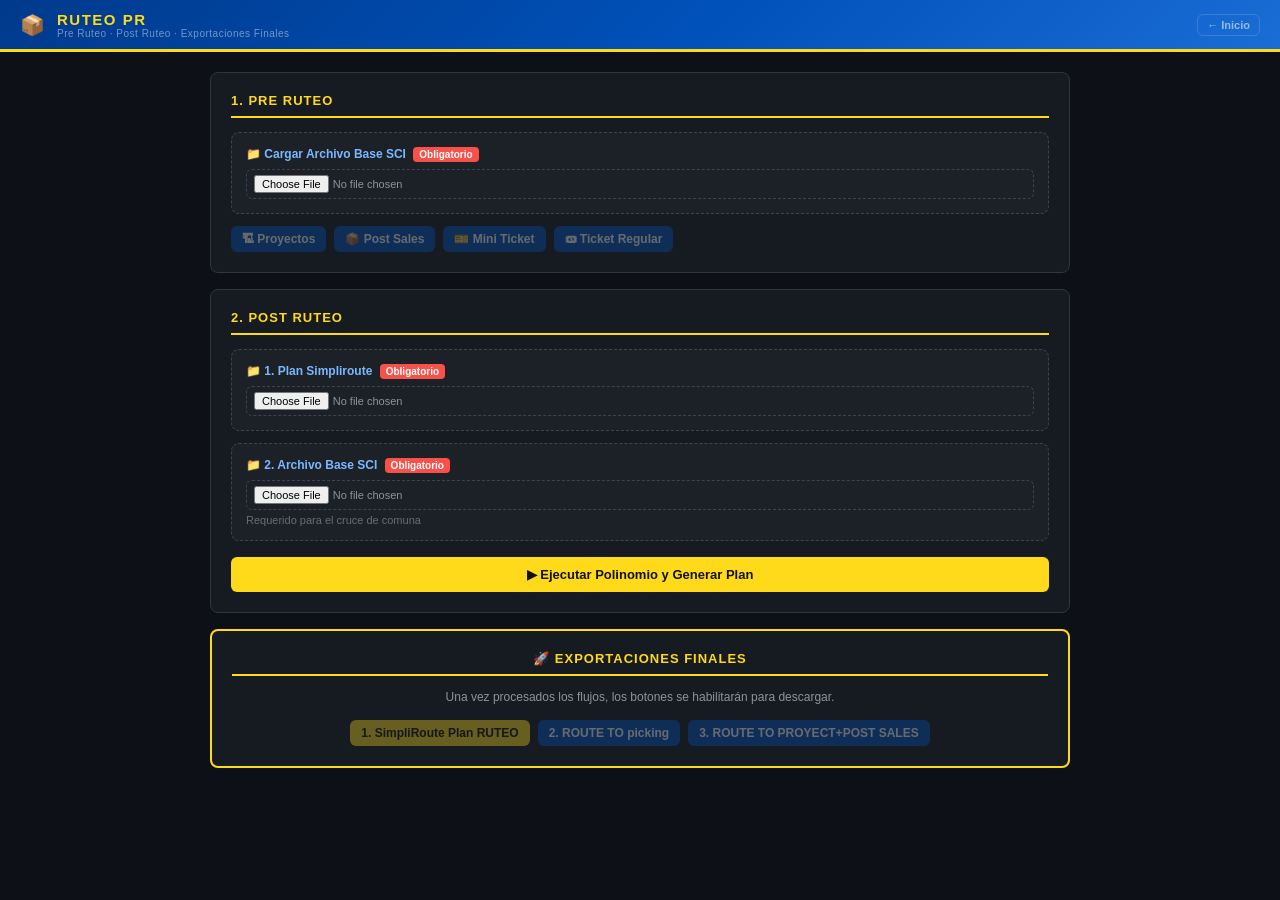
<file: app_ruteo_pr0.html>
<!DOCTYPE html>
<html lang="es">
<head>
<meta charset="UTF-8">
<meta name="viewport" content="width=device-width, initial-scale=1.0">
<title>Ruteo PR — IKEA Tools</title>
<script src="xlsx.min.js"></script>
<link rel="stylesheet" href="ikea-theme.css">
<style>
body { overflow: auto; height: auto; min-height: 100vh; }
.pr-section { background: var(--surface); border: 1px solid var(--border); border-radius: var(--r); padding: 20px; margin-bottom: 16px; }
.pr-section-title { font-size: 13px; font-weight: 700; color: var(--yellow); text-transform: uppercase; letter-spacing: 1px; margin-bottom: 14px; border-bottom: 2px solid var(--yellow); padding-bottom: 8px; }
.pr-upload { background: var(--surface2); border: 1px dashed var(--border2); border-radius: var(--r); padding: 14px; margin-bottom: 12px; }
.pr-upload label { font-weight: 600; display: block; margin-bottom: 8px; color: #7bb8ff; font-size: 12px; }
.pr-msg { font-size: 12px; padding: 8px 12px; margin: 8px 0; font-weight: 600; border-radius: var(--rs); display: none; }
.pr-msg.success { background: rgba(63,185,80,.12); color: var(--green); border: 1px solid var(--green); display: block; }
.pr-msg.error   { background: var(--red-bg); color: #ff7b72; border: 1px solid var(--red); display: block; }
.pr-msg.warning { background: rgba(240,136,62,.12); color: var(--orange); border: 1px solid var(--orange); display: block; }
.pr-btn-group { display: flex; gap: 8px; flex-wrap: wrap; margin-top: 10px; }
.pr-final { border: 2px solid var(--yellow); text-align: center; }
.pr-final .pr-section-title { color: var(--yellow); }
</style>
</head>
<body>

<!-- HEADER -->
<div class="ik-header">
  <div class="ik-header-left">
    <span class="ik-header-icon">📦</span>
    <div>
      <h1>Ruteo PR</h1>
      <div class="ik-header-sub">Pre Ruteo · Post Ruteo · Exportaciones Finales</div>
    </div>
  </div>
  <div class="ik-header-right">
    <a href="index.html" class="ik-back">← Inicio</a>
  </div>
</div>

<div style="max-width:900px;margin:20px auto;padding:0 20px 40px;">

  <!-- PRE RUTEO -->
  <div class="pr-section">
    <div class="pr-section-title">1. Pre Ruteo</div>
    <div class="pr-upload">
      <label>📁 Cargar Archivo Base SCI <span style="background:var(--red);color:#fff;padding:2px 6px;border-radius:4px;font-size:10px;margin-left:4px;">Obligatorio</span></label>
      <input type="file" id="fileFlujo1" accept=".xlsx,.xls" style="width:100%">
      <div id="msgFlujo1" class="pr-msg"></div>
    </div>
    <div class="pr-btn-group">
      <button class="btn-blue f1-btn" onclick="descargarTicketsF1('PROJECT','RUTEAR PROYECTOS')" disabled>🏗 Proyectos</button>
      <button class="btn-blue f1-btn" onclick="descargarTicketsF1('POST_SALES','RUTEAR POST SALES')" disabled>📦 Post Sales</button>
      <button class="btn-blue f1-btn" onclick="descargarMiniTicket()" disabled>🎫 Mini Ticket</button>
      <button class="btn-blue f1-btn" onclick="descargarRegularTicket()" disabled>🎟 Ticket Regular</button>
    </div>
  </div>

  <!-- POST RUTEO -->
  <div class="pr-section">
    <div class="pr-section-title">2. Post Ruteo</div>
    <div class="pr-upload">
      <label>📁 1. Plan Simpliroute <span style="background:var(--red);color:#fff;padding:2px 6px;border-radius:4px;font-size:10px;margin-left:4px;">Obligatorio</span></label>
      <input type="file" id="fileSimpli" accept=".xlsx,.xls,.csv" style="width:100%">
    </div>
    <div class="pr-upload">
      <label>📁 2. Archivo Base SCI <span style="background:var(--red);color:#fff;padding:2px 6px;border-radius:4px;font-size:10px;margin-left:4px;">Obligatorio</span></label>
      <input type="file" id="fileRuteo2" accept=".xlsx,.xls,.csv" style="width:100%">
      <div style="font-size:11px;color:var(--text-dim);margin-top:4px;">Requerido para el cruce de comuna</div>
    </div>
    <button class="btn-yellow btn-full" id="processBtn" onclick="processFlujo2()" style="margin-top:4px;padding:10px 18px;font-size:13px;">▶ Ejecutar Polinomio y Generar Plan</button>
    <div id="msgFlujo2" class="pr-msg"></div>
  </div>

  <!-- EXPORTACIONES FINALES -->
  <div class="pr-section pr-final">
    <div class="pr-section-title">🚀 Exportaciones Finales</div>
    <p style="font-size:12px;color:var(--text-muted);margin-bottom:16px;">Una vez procesados los flujos, los botones se habilitarán para descargar.</p>
    <div class="pr-btn-group" style="justify-content:center;">
      <button class="btn-yellow" id="btnDownloadPlan" onclick="downloadPlan()" disabled>1. SimpliRoute Plan RUTEO</button>
      <button class="btn-blue" id="btnDownloadRoute" onclick="downloadRouteTo()" disabled>2. ROUTE TO picking</button>
      <button class="btn-blue" id="btnDownloadPreola" onclick="download3Preola()" disabled>3. ROUTE TO PROYECT+POST SALES</button>
    </div>
  </div>

</div>

<script>
// --- CONFIGURACIÓN GLOBAL ---
const CONFIG = {
    vehicles: {
        trucks_order: Array.from({length: 40}, (_, i) => i + 1).filter(i => i !== 30).map(i => `VEH${String(i).padStart(2, '0')}`),
        special_fixed: { "Proyectos Leslie": "VEH98", "VEH01 Postventa": "VEH99", "VEH02 Postventa": "VEH101", "Postventa 3": "VEH102" }
    },
    poly: {
        weights: { distance_km: 0.44, duration_hr: 0.10, iso_count: 0.20, q_comunas: 0.01, volume_m3: 0.25 },
        zone_multiplier: { extraurbano: 2.0, default: 1.0 }
    },
    extraurban_communes: [
        "ALHUE", "BUIN", "CALERA DE TANGO", "COLINA", "CURACAVI", "EL MONTE", "ISLA DE MAIPO", "LAMPA",
        "LO BARNECHEA", "MARIA PINTO", "MELIPILLA", "PADRE HURTADO", "PAINE", "PENAFLOR", "PIRQUE",
        "SAN JOSE DE MAIPO", "SAN PEDRO", "TALAGANTE", "TILTIL"
    ]
};

// Comunas permitidas para Mini Ticket (con y sin tilde para cubrir ambos casos)
const MINI_TICKET_COMUNAS_SET = new Set(["ÑUÑOA", "NUNOA", "LAS CONDES", "VITACURA", "PROVIDENCIA", "SANTIAGO"]);

let dataFlujo1 = null;
let sheetPlanData = [];
let sheetPolinomioData = [];
let sheetResumenData = [];
let metricsData = {};

function getFechaHoy() {
    const f = new Date();
    return `${String(f.getDate()).padStart(2,'0')}-${String(f.getMonth()+1).padStart(2,'0')}-${f.getFullYear()}`;
}
function getFechaManana() {
    const f = new Date();
    f.setDate(f.getDate() + 1);
    return `${String(f.getDate()).padStart(2,'0')}-${String(f.getMonth()+1).padStart(2,'0')}-${f.getFullYear()}`;
}
function showMsg(id, text, type) {
    const el = document.getElementById(id);
    el.textContent = text;
    el.className = 'pr-msg ' + type;
    setTimeout(() => { if (el.className.includes(type)) el.style.display = 'none'; }, 5000);
}
function exportarExcel(dataArray, nombreExacto, skipHeader = false) {
    const worksheet = XLSX.utils.json_to_sheet(dataArray, { skipHeader });
    const workbook = XLSX.utils.book_new();
    XLSX.utils.book_append_sheet(workbook, worksheet, "Sheet1");
    XLSX.writeFile(workbook, nombreExacto);
}

// Normaliza texto: quita tildes, mayúsculas, trim
function removeAccents(str) {
    return str ? str.toString().normalize("NFD").replace(/[\u0300-\u036f]/g, "").toUpperCase().trim() : "";
}

// Verifica si una comuna está en la lista de Mini Ticket
// Compara tanto con tilde como sin tilde
function esComunaMini(comunaRaw) {
    const sinTilde = removeAccents(comunaRaw);
    const conTilde = comunaRaw ? comunaRaw.toString().toUpperCase().trim() : "";
    return MINI_TICKET_COMUNAS_SET.has(sinTilde) || MINI_TICKET_COMUNAS_SET.has(conTilde);
}

// ==========================================
// FLUJO 1
// ==========================================
document.getElementById('fileFlujo1').addEventListener('change', function(e) {
    const file = e.target.files[0];
    if (!file) return;
    const reader = new FileReader();
    reader.onload = function(event) {
        try {
            const data = new Uint8Array(event.target.result);
            const workbook = XLSX.read(data, { type: 'array' });
            dataFlujo1 = XLSX.utils.sheet_to_json(workbook.Sheets[workbook.SheetNames[0]], { defval: "" });
            showMsg('msgFlujo1', 'Archivo cargado correctamente.', 'success');
            document.querySelectorAll('.f1-btn').forEach(btn => btn.disabled = false);
            document.getElementById('btnDownloadPreola').disabled = false;
        } catch (err) {
            showMsg('msgFlujo1', 'Error: ' + err.message, 'error');
        }
    };
    reader.readAsArrayBuffer(file);
});

function descargarTicketsF1(tipoVisita, nombreBase) {
    if (!dataFlujo1) return;
    const filtrado = dataFlujo1.filter(row => row['TIPO_VISITA'] === tipoVisita);
    if (filtrado.length === 0) return showMsg('msgFlujo1', `Sin datos para ${tipoVisita}`, 'warning');
    exportarExcel(filtrado, `${nombreBase} ${getFechaManana()}.xlsx`);
}

// MINI TICKET: solo filas con MINI_TICKET === 'mini_ticket' Y comuna en la lista permitida
function descargarMiniTicket() {
    if (!dataFlujo1) return;
    const filtrado = dataFlujo1.filter(row => {
        if (row['TIPO_VISITA'] === 'PROJECT' || row['TIPO_VISITA'] === 'POST_SALES') return false;
        if (row['MINI_TICKET'] !== 'mini_ticket') return false;
        // La columna de comuna es D_COUNTY en el archivo SCI
        const comuna = row['D_COUNTY'] || row['CONDUCTOR'] || row['Conductor'] || "";
        return esComunaMini(comuna);
    });
    if (filtrado.length === 0) return showMsg('msgFlujo1', 'Sin Mini Tickets para las comunas permitidas (ÑUÑOA, LAS CONDES, VITACURA, PROVIDENCIA, SANTIAGO)', 'warning');
    exportarExcel(filtrado, `RUTEAR MINI TICKET ${getFechaManana()}.xlsx`);
    showMsg('msgFlujo1', `Mini Ticket exportado: ${filtrado.length} filas.`, 'success');
}

// REGULAR TICKET: filas no_mini_ticket + mini_ticket fuera de comunas permitidas
function descargarRegularTicket() {
    if (!dataFlujo1) return;
    const filtrado = dataFlujo1.filter(row => {
        if (row['TIPO_VISITA'] === 'PROJECT' || row['TIPO_VISITA'] === 'POST_SALES') return false;
        // no_mini_ticket siempre va aquí
        if (row['MINI_TICKET'] === 'no_mini_ticket') return true;
        // mini_ticket fuera de comunas permitidas también va aquí
        if (row['MINI_TICKET'] === 'mini_ticket') {
            const comuna = row['D_COUNTY'] || row['CONDUCTOR'] || row['Conductor'] || "";
            return !esComunaMini(comuna);
        }
        return false;
    });
    if (filtrado.length === 0) return showMsg('msgFlujo1', 'Sin datos para Regular Ticket', 'warning');
    exportarExcel(filtrado, `RUTEAR TICKET ${getFechaManana()}.xlsx`);
    showMsg('msgFlujo1', `Regular Ticket exportado: ${filtrado.length} filas.`, 'success');
}

// ==========================================
// FLUJO 2
// ==========================================
function parseNum(val) { return (typeof val === 'number') ? val : (parseFloat(String(val).replace(',', '.')) || 0); }
function normalizeArr(arr) {
    let min = Math.min(...arr), max = Math.max(...arr);
    return arr.map(v => (min === max || isNaN(min) || isNaN(max)) ? 0 : (v - min) / (max - min));
}
function findCol(row, options) {
    let keys = Object.keys(row);
    return keys.find(k => options.some(opt => k.toLowerCase() === opt.toLowerCase()));
}
function timeToSeconds(timeStr) {
    if (!timeStr) return null;
    let parts = timeStr.split(':');
    if (parts.length >= 2) return (parseInt(parts[0])||0)*3600 + (parseInt(parts[1])||0)*60 + (parseInt(parts[2])||0);
    return null;
}
function formatSecondsToHHMMSS(totalSecs) {
    if (totalSecs < 0) totalSecs = 0;
    let h = Math.floor(totalSecs / 3600), m = Math.floor((totalSecs % 3600) / 60), s = Math.floor(totalSecs % 60);
    return String(h).padStart(2,'0') + ":" + String(m).padStart(2,'0') + ":" + String(s).padStart(2,'0');
}
function readExcelFile(file) {
    return new Promise((resolve, reject) => {
        let reader = new FileReader();
        reader.onload = e => {
            try {
                let data = new Uint8Array(e.target.result);
                let workbook = XLSX.read(data, { type: 'array' });
                resolve(XLSX.utils.sheet_to_json(workbook.Sheets[workbook.SheetNames[0]], { defval: "" }));
            } catch (err) { reject(err); }
        };
        reader.onerror = reject;
        reader.readAsArrayBuffer(file);
    });
}

async function processFlujo2() {
    const fileSimpli = document.getElementById('fileSimpli').files[0];
    const fileRuteo2 = document.getElementById('fileRuteo2').files[0];
    const btn = document.getElementById('processBtn');
    if (!fileSimpli || !fileRuteo2) return showMsg('msgFlujo2', "⚠️ Sube AMBOS archivos para continuar.", 'error');

    try {
        showMsg('msgFlujo2', "Procesando Polinomio...", 'success');
        btn.disabled = true;

        const dataSimpli = await readExcelFile(fileSimpli);
        const dataRuteo  = await readExcelFile(fileRuteo2);
        if (!dataSimpli.length) throw new Error("El archivo de SimpliRoute está vacío.");
        if (!dataRuteo.length)  throw new Error("El archivo RUTEO SCI está vacío.");

        const ruteoDict = {};
        const colIso    = findCol(dataRuteo[0], ["ISO", "ID de referencia", "Title"]) || Object.keys(dataRuteo[0])[0];
        const colComuna = findCol(dataRuteo[0], ["D_COUNTY", "COUNTY", "COMUNA", "D_County"]) || "D_COUNTY";
        dataRuteo.forEach(row => { if (row[colIso]) ruteoDict[String(row[colIso]).trim().toUpperCase()] = row[colComuna] || ""; });

        const sCols = {
            conductor: findCol(dataSimpli[0], ["Conductor", "Driver"]) || "Conductor",
            titulo:    findCol(dataSimpli[0], ["Título", "Title", "ISO"]) || "Título",
            vehiculo:  findCol(dataSimpli[0], ["Vehículo", "Vehicle", "Ruta"]) || "Vehículo",
            distancia: findCol(dataSimpli[0], ["Distancia", "Distance"]) || "Distancia",
            cap2:      findCol(dataSimpli[0], ["Capacidad 2", "Capacity 2"]) || "Capacidad 2",
            tiempoEst: findCol(dataSimpli[0], ["Tiempo estimado de llegada", "Tiempo estimado", "ETA"]) || "Tiempo estimado de llegada",
            idRef:     findCol(dataSimpli[0], ["ID de referencia", "DOFI"]) || "ID de referencia"
        };

        let cleanSimpli  = [];
        let extraUrbanSet = new Set(CONFIG.extraurban_communes.map(c => removeAccents(c)));

        dataSimpli.forEach(row => {
            let titulo = String(row[sCols.titulo]).trim().toUpperCase();
            if (titulo !== "INICIO" && titulo !== "FIN") {
                row[sCols.conductor] = ruteoDict[titulo] || row[sCols.conductor];
            }
            let valorComuna = removeAccents(row[sCols.conductor]);
            row["_zona_temp"] = extraUrbanSet.has(valorComuna) ? "Extraurbano" : "Urbano";
            let tiempo = row[sCols.tiempoEst] || "";
            if (tiempo.includes("T")) {
                let p = tiempo.split("T"); row["_fecha_temp"] = p[0]; row["_hora_temp"] = p[1];
            } else if (tiempo.includes(" ")) {
                let p = tiempo.split(" "); row["_fecha_temp"] = p[0]; row["_hora_temp"] = p[1];
            } else {
                row["_fecha_temp"] = tiempo; row["_hora_temp"] = "";
            }
            cleanSimpli.push(row);
        });

        const groups = {};
        cleanSimpli.forEach(row => {
            let veh = String(row[sCols.vehiculo] || "").trim();
            if (!groups[veh]) groups[veh] = { original_vehicle: veh, rows: [] };
            groups[veh].rows.push(row);
        });

        let summaries = [];
        for (let veh in groups) {
            let rows = groups[veh].rows;
            let dist = rows.reduce((acc, r) => acc + parseNum(r[sCols.distancia]), 0);
            let cap  = rows.reduce((acc, r) => acc + parseNum(r[sCols.cap2]), 0);
            let minSec = Infinity, maxSec = -Infinity, realIsoCount = 0;

            rows.forEach(r => {
                let t = String(r[sCols.titulo]).trim().toUpperCase();
                if (t !== "INICIO" && t !== "FIN") realIsoCount++;
                let s = timeToSeconds(r["_hora_temp"]);
                if (s !== null) { if (s < minSec) minSec = s; if (s > maxSec) maxSec = s; }
            });

            let durSec = (minSec !== Infinity && maxSec !== -Infinity && maxSec >= minSec) ? (maxSec - minSec) : 0;

            // Count de comunas únicas por vehículo (excluyendo INICIO y FIN)
            let comunasUnicas = new Set(
                rows
                    .filter(r => { let t = String(r[sCols.titulo]).trim().toUpperCase(); return t !== "INICIO" && t !== "FIN"; })
                    .map(r => r[sCols.conductor])
                    .filter(c => c && c !== "")
            );

            let zonasCount = { "Urbano": 0, "Extraurbano": 0 };
            rows.forEach(r => zonasCount[r["_zona_temp"]]++);
            let predominante = zonasCount["Extraurbano"] > 0 ? "Extraurbano" : "Urbano";

            summaries.push({
                original_vehicle: veh, Zona: predominante, distance_km: dist,
                duration_hr: durSec / 3600, duration_formatted: formatSecondsToHHMMSS(durSec),
                iso_count: realIsoCount, q_comunas: comunasUnicas.size, volume_m3: cap,
                family: String(veh).toLowerCase().startsWith("mini") ? "mini" : "truck"
            });
        }

        let trucksOnly   = summaries.filter(s => s.family === "truck" && !CONFIG.vehicles.special_fixed[s.original_vehicle]);
        let minisOnly    = summaries.filter(s => s.family === "mini"  && !CONFIG.vehicles.special_fixed[s.original_vehicle]);
        let specialsOnly = summaries.filter(s => !!CONFIG.vehicles.special_fixed[s.original_vehicle]);

        let arr_dist = normalizeArr(trucksOnly.map(s => s.distance_km));
        let arr_dur  = normalizeArr(trucksOnly.map(s => s.duration_hr));
        let arr_iso  = normalizeArr(trucksOnly.map(s => s.iso_count));
        let arr_com  = normalizeArr(trucksOnly.map(s => s.q_comunas));
        let arr_vol  = normalizeArr(trucksOnly.map(s => s.volume_m3));

        trucksOnly.forEach((s, i) => {
            s.score_base = (
                CONFIG.poly.weights.distance_km * arr_dist[i] +
                CONFIG.poly.weights.duration_hr  * arr_dur[i]  +
                CONFIG.poly.weights.iso_count    * arr_iso[i]  +
                CONFIG.poly.weights.q_comunas    * arr_com[i]  +
                CONFIG.poly.weights.volume_m3    * arr_vol[i]
            );
            let mult = String(s.Zona).toLowerCase() === "extraurbano" ? CONFIG.poly.zone_multiplier.extraurbano : CONFIG.poly.zone_multiplier.default;
            s.score = s.score_base * mult;
        });

        minisOnly.forEach(s    => { s.score_base = 0; s.score = 0; });
        specialsOnly.forEach(s => { s.score_base = 0; s.score = 0; });

        minisOnly.sort((a, b)  => (parseInt(a.original_vehicle.replace(/\D/g, '')) || 999) - (parseInt(b.original_vehicle.replace(/\D/g, '')) || 999));
        trucksOnly.sort((a, b) => b.score - a.score);

        let vehicleMap = {};
        minisOnly.forEach((r, idx)    => { r.final_route_to = `MINI${String(idx+1).padStart(2,'0')}`; vehicleMap[r.original_vehicle] = r.final_route_to; });
        trucksOnly.forEach((r, idx)   => { r.final_route_to = CONFIG.vehicles.trucks_order[idx] || `VEH${String(idx+1).padStart(2,'0')}`; vehicleMap[r.original_vehicle] = r.final_route_to; });
        specialsOnly.forEach(s        => { s.final_route_to = CONFIG.vehicles.special_fixed[s.original_vehicle]; vehicleMap[s.original_vehicle] = s.final_route_to; });

        let ordered = [...minisOnly, ...trucksOnly, ...specialsOnly];

        let originalKeys = Object.keys(dataSimpli[0]);
        sheetPlanData = cleanSimpli.map(row => {
            let outputRow = {};
            originalKeys.forEach(k => {
                if (!k.startsWith("__EMPTY") && !["_zona_temp","_fecha_temp","_hora_temp"].includes(k)) {
                    outputRow[k] = row[k];
                }
            });
            outputRow["DIA"]  = row["_fecha_temp"];
            outputRow["HORA"] = row["_hora_temp"];
            let vehReal = String(row[sCols.vehiculo] || "").trim();
            outputRow["VEH INICIAL"] = vehReal;
            outputRow["VEH FINAL"]   = vehicleMap[vehReal] || vehReal;
            outputRow["_DOFI_INTERNO"]   = row[sCols.idRef];
            outputRow["_TITULO_INTERNO"] = row[sCols.titulo];
            return outputRow;
        });

        sheetPolinomioData = ordered.map(o => ({
            "VEH INICIAL": o.original_vehicle, "VEH FINAL": o.final_route_to, "Familia": o.family, "Zona": o.Zona,
            "Paradas ISO": o.iso_count, "Distancia Total (km)": Number(parseFloat(o.distance_km).toFixed(2)),
            "Volumen (m3)": Number(parseFloat(o.volume_m3).toFixed(2)), "Tiempo en Ruta": o.duration_formatted,
            "Cant. Comunas": o.q_comunas, "Score Base": Number(parseFloat(o.score_base).toFixed(4)),
            "Score Final": Number(parseFloat(o.score).toFixed(4))
        }));

        // Resumen con nueva columna Q COMUNAS entre ISO y M3
        sheetResumenData = ordered.map(o => ({
            "ANDEN":          "",
            "LADO":           "",
            "Vehículo":       o.final_route_to,
            "Distancia":      Number(parseFloat(o.distance_km).toFixed(2)),
            "Tiempo en Ruta": o.duration_formatted,
            "ISO":            o.iso_count,
            "Q COMUNAS":      o.q_comunas,           // ← Nueva columna entre ISO y M3
            "M3":             Number(parseFloat(o.volume_m3).toFixed(2)),
            "Horario salida": "",
            "Zona":           o.Zona,
            "Tipo Vehículo":  "",
            "Tipo Ticket":    o.final_route_to.toUpperCase().startsWith("MINI") ? "MiniTicket" : "Ticket Regular"
        }));

        let metricsVehicles = ordered.filter(o =>
            o.original_vehicle !== "Proyectos Leslie" &&
            o.original_vehicle !== "VEH01 Postventa"  &&
            o.original_vehicle !== "VEH99"
        );
        let totalVeh = metricsVehicles.length;
        let sumISO   = metricsVehicles.reduce((sum, o) => sum + o.iso_count, 0);
        let promISO  = totalVeh > 0 ? Number((sumISO / totalVeh).toFixed(2)) : 0;
        metricsData  = { total: totalVeh, prom: promISO, sum: sumISO };

        showMsg('msgFlujo2', `¡Polinomio Listo! Los botones de descarga se han habilitado.`, 'success');
        document.getElementById('btnDownloadPlan').disabled  = false;
        document.getElementById('btnDownloadRoute').disabled = false;

    } catch (error) {
        showMsg('msgFlujo2', "❌ Error: " + error.message, 'error');
        console.error(error);
    } finally {
        btn.disabled = false;
    }
}

// ==========================================
// DESCARGAS FINALES
// ==========================================

// BOTÓN 1
function downloadPlan() {
    if (!sheetPlanData.length) return;
    const wb = XLSX.utils.book_new();

    let printPlan = sheetPlanData.map(r => {
        let copy = { ...r };
        delete copy["_DOFI_INTERNO"];
        delete copy["_TITULO_INTERNO"];
        return copy;
    });

    const ws1 = XLSX.utils.json_to_sheet(printPlan);
    const range1 = XLSX.utils.decode_range(ws1['!ref']);
    for (let c = range1.s.c; c <= range1.e.c; c++) {
        let cell = ws1[XLSX.utils.encode_cell({ r: 0, c })];
        if (cell && cell.v && ["DIA", "HORA", "VEH INICIAL", "VEH FINAL"].includes(cell.v)) {
            cell.s = { fill: { fgColor: { rgb: "00FFFF" } }, font: { bold: true, color: { rgb: "000000" } } };
        }
    }
    XLSX.utils.book_append_sheet(wb, ws1, "Plan");
    XLSX.utils.book_append_sheet(wb, XLSX.utils.json_to_sheet(sheetPolinomioData), "Polinomio");

    const ws3 = XLSX.utils.json_to_sheet(sheetResumenData);

    // Métricas en N1, O1, P1 — headers en fila 1, valores en fila 2
    // N1 = "Vehículos"     | N2 = total vehículos
    // O1 = "Promedio de ISO" | O2 = promedio ISO
    // P1 = "Suma de ISO"   | P2 = suma ISO
    XLSX.utils.sheet_add_aoa(ws3, [
        ["Vehículos", "Promedio de ISO", "Suma de ISO"],
        [metricsData.total, metricsData.prom, metricsData.sum]
    ], { origin: "N1" });

    // Estilos azul corporativo en los headers N1, O1, P1
    ["N1", "O1", "P1"].forEach(ref => {
        if (ws3[ref]) ws3[ref].s = {
            font: { bold: true, color: { rgb: "FFFFFF" } },
            fill: { fgColor: { rgb: "0058A3" } }
        };
    });

    XLSX.utils.book_append_sheet(wb, ws3, "Resumen");
    XLSX.writeFile(wb, `1. Simpliroute_Plan_${getFechaManana()} RUTEO.xlsx`);
}

// BOTÓN 2
function downloadRouteTo() {
    if (!sheetPlanData.length) return;
    let dofiList = [];
    sheetPlanData.forEach(r => {
        let t = String(r["_TITULO_INTERNO"]).trim().toUpperCase();
        if (t !== "INICIO" && t !== "FIN" && r["_DOFI_INTERNO"]) {
            dofiList.push({ A: r["_DOFI_INTERNO"], B: r["VEH FINAL"] });
        }
    });
    const chunkSize = 1000;
    const isMulti   = dofiList.length > chunkSize;
    for (let i = 0; i < dofiList.length; i += chunkSize) {
        let chunk  = dofiList.slice(i, i + chunkSize);
        let suffix = isMulti ? `_${(i / chunkSize) + 1}` : '';
        exportarExcel(chunk, `2. ROUTE TO picking ${getFechaHoy()} entregas ${getFechaManana()}${suffix}.xlsx`, true);
    }
}

// BOTÓN 3
function download3Preola() {
    if (!dataFlujo1) {
        alert("Para generar la Preola, primero debes cargar el archivo base en el '1. Pre Ruteo'.");
        return;
    }
    const filtrado = dataFlujo1.filter(row => row['TIPO_VISITA'] === 'PROJECT' || row['TIPO_VISITA'] === 'POST_SALES');
    if (filtrado.length === 0) return alert('No hay datos de PROYECTOS o POST_SALES en el archivo del 1. Pre Ruteo.');
    const preolaData = filtrado.map(row => ({
        A: row['ID_REFERENCIA'],
        B: row['TIPO_VISITA'] === 'PROJECT' ? 'VEH98' : 'VEH99'
    }));
    exportarExcel(preolaData, `3. ROUTE TO PROYECT+ POST SALES picking ${getFechaHoy()} entregas ${getFechaManana()}.xlsx`, true);
}
</script>

</body>
</html>
</body>
</html>
</file>
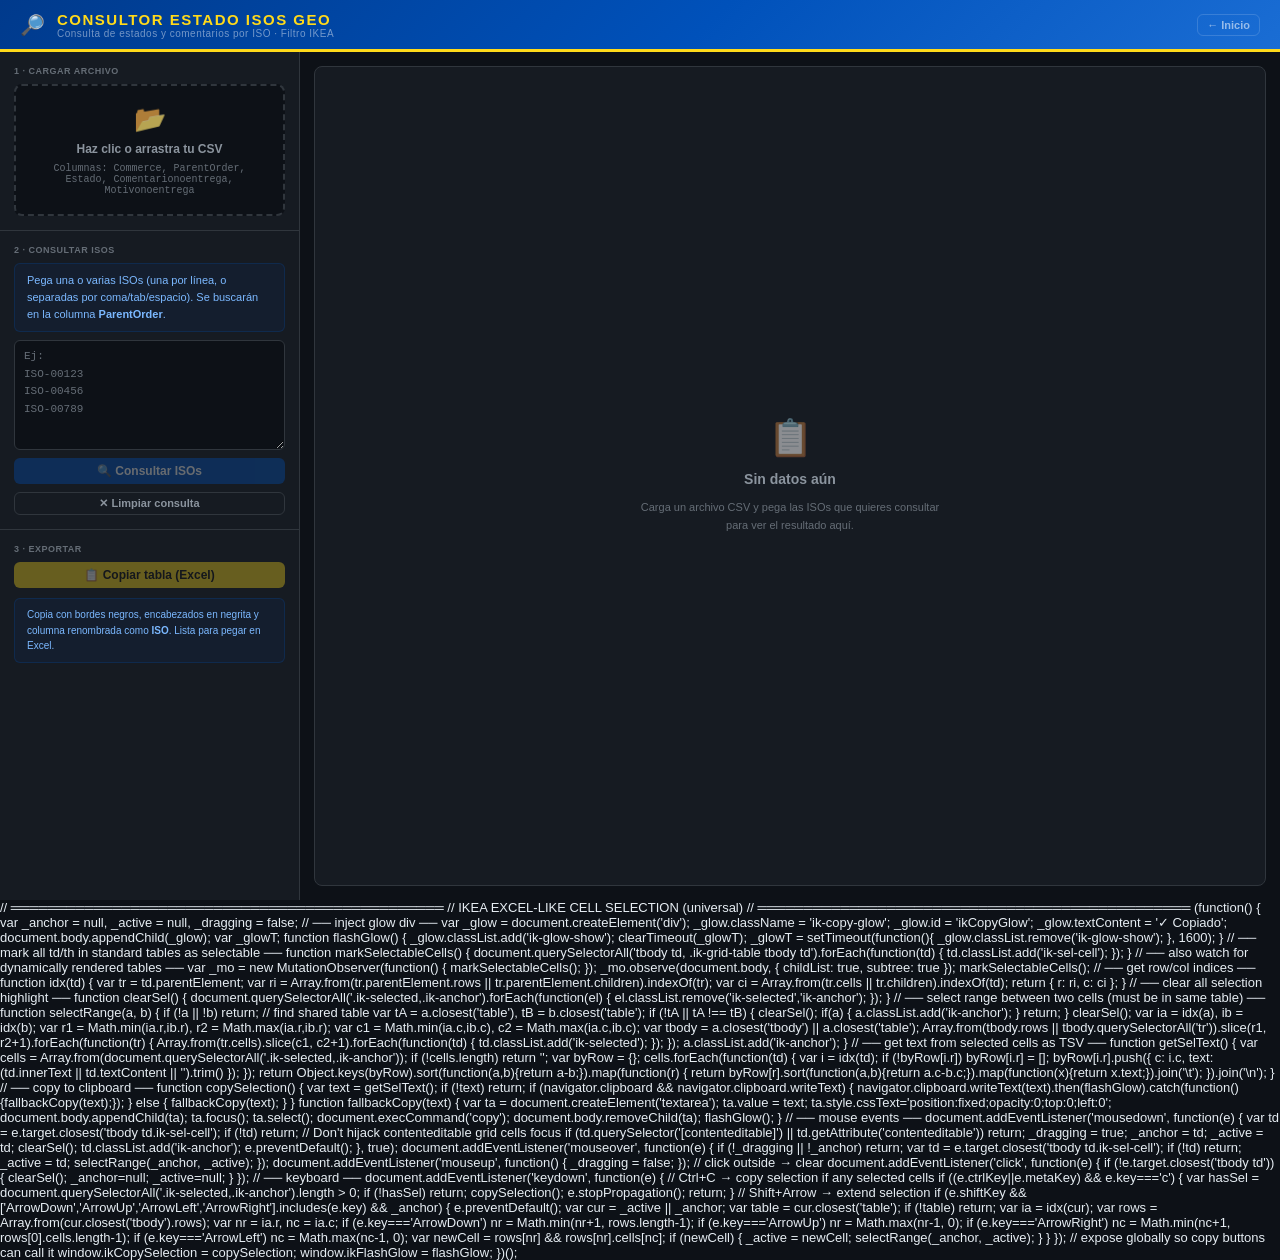
<file: consultor_isos.html>
<!DOCTYPE html>
<html lang="es">
<head>
<meta charset="UTF-8">
<meta name="viewport" content="width=device-width, initial-scale=1.0">
<title>Consultor ISOs — IKEA Tools</title>
<style>
*, *::before, *::after { box-sizing: border-box; margin: 0; padding: 0; }

:root {
  --bg:         #0d1117;
  --surface:    #161b22;
  --surface2:   #1c2128;
  --surface3:   #22272e;
  --border:     #30363d;
  --border2:    #3d444d;
  --blue:       #0051BA;
  --blue-dark:  #003A8C;
  --blue-mid:   #1a6dd4;
  --yellow:     #FFDA1A;
  --yellow-dk:  #e6c400;
  --green:      #3fb950;
  --red:        #f85149;
  --red-bg:     rgba(248,81,73,.12);
  --orange:     #f0883e;
  --purple:     #a371f7;
  --teal:       #00c48c;
  --text:       #e6edf3;
  --text-muted: #8b949e;
  --text-dim:   #656d76;
  --mono: 'SFMono-Regular', Consolas, 'Liberation Mono', Menlo, monospace;
  --sans: -apple-system, BlinkMacSystemFont, 'Segoe UI', Helvetica, Arial, sans-serif;
  --r:  8px;
  --rs: 6px;
}

body {
  font-family: var(--sans);
  background: var(--bg);
  color: var(--text);
  height: 100vh;
  overflow: hidden;
  font-size: 13px;
}

::-webkit-scrollbar { width: 5px; height: 5px; }
::-webkit-scrollbar-track { background: transparent; }
::-webkit-scrollbar-thumb { background: var(--border2); border-radius: 3px; }

/* ── HEADER ── */
.ik-header {
  background: linear-gradient(135deg, var(--blue-dark), var(--blue) 55%, var(--blue-mid));
  padding: 0 20px;
  display: flex;
  justify-content: space-between;
  align-items: center;
  border-bottom: 3px solid var(--yellow);
  height: 52px;
  flex-shrink: 0;
  position: relative;
  z-index: 10;
}
.ik-header-left  { display: flex; align-items: center; gap: 12px; }
.ik-header-right { display: flex; align-items: center; gap: 7px; }
.ik-header h1 {
  font-size: 15px;
  font-weight: 700;
  letter-spacing: 1.5px;
  color: var(--yellow);
  text-transform: uppercase;
}
.ik-header-sub { font-size: 10px; color: rgba(255,255,255,.45); letter-spacing: .5px; }
.ik-back {
  display: inline-flex;
  align-items: center;
  gap: 5px;
  font-size: 11px;
  font-weight: 600;
  color: rgba(255,255,255,.55);
  text-decoration: none;
  padding: 4px 9px;
  border-radius: var(--rs);
  border: 1px solid rgba(255,255,255,.15);
  transition: all .15s;
}
.ik-back:hover { color: var(--yellow); border-color: rgba(255,218,26,.4); background: rgba(255,218,26,.07); }

/* ── LAYOUT ── */
.ik-app { display: flex; height: calc(100vh - 52px); }
.ik-sidebar {
  width: 300px;
  min-width: 300px;
  background: var(--surface);
  border-right: 1px solid var(--border);
  overflow-y: auto;
  display: flex;
  flex-direction: column;
  gap: 0;
}
.ik-main { flex: 1; overflow: hidden; display: flex; flex-direction: column; min-width: 0; }

/* ── SIDEBAR SECTIONS ── */
.sb-section { padding: 14px 14px 0; display: flex; flex-direction: column; gap: 8px; }
.sb-section + .sb-section { border-top: 1px solid var(--border); margin-top: 14px; padding-top: 14px; }
.sb-last { padding-bottom: 14px; }
.lbl {
  font-size: 9px; font-weight: 700; color: var(--text-dim);
  text-transform: uppercase; letter-spacing: .5px;
}

/* ── UPLOAD ZONE ── */
.ik-upload-zone {
  border: 2px dashed var(--border);
  border-radius: var(--r);
  padding: 18px 14px;
  display: flex;
  flex-direction: column;
  align-items: center;
  justify-content: center;
  gap: 7px;
  cursor: pointer;
  transition: all .18s;
  text-align: center;
  background: var(--bg);
}
.ik-upload-zone:hover, .ik-upload-zone.drag { border-color: var(--blue); background: rgba(0,81,186,.04); }
.ik-upload-zone.loaded { border-color: var(--green); border-style: solid; background: rgba(63,185,80,.04); }
.upload-icon { font-size: 26px; opacity: .7; }
.upload-lbl { font-size: 12px; font-weight: 600; color: var(--text-muted); }
.upload-sub { font-size: 10px; color: var(--text-dim); font-family: var(--mono); }
#fileInput { display: none; }

/* ── STAT PILL ── */
.stat-row { display: flex; gap: 6px; flex-wrap: wrap; }
.stat-pill {
  flex: 1;
  background: var(--surface2);
  border: 1px solid var(--border);
  border-radius: var(--rs);
  padding: 7px 10px;
  display: flex;
  flex-direction: column;
  gap: 2px;
  min-width: 70px;
}
.stat-num { font-size: 18px; font-weight: 800; color: var(--text); font-family: var(--mono); line-height: 1; }
.stat-lbl { font-size: 9px; color: var(--text-dim); font-weight: 600; text-transform: uppercase; letter-spacing: .4px; }
.stat-num.blue   { color: #7bb8ff; }
.stat-num.green  { color: var(--green); }
.stat-num.orange { color: var(--orange); }

/* ── TEXTAREA ISO ── */
textarea {
  width: 100%;
  background: var(--bg);
  border: 1px solid var(--border);
  border-radius: var(--rs);
  color: var(--text);
  font-family: var(--mono);
  font-size: 11px;
  padding: 7px 9px;
  transition: border-color .12s;
  resize: vertical;
  height: 110px;
  line-height: 1.6;
}
textarea:focus { outline: none; border-color: var(--blue); }
textarea::placeholder { color: var(--text-dim); }

/* ── BUTTONS ── */
button {
  font-family: var(--sans);
  font-weight: 600;
  font-size: 12px;
  border: none;
  border-radius: var(--rs);
  cursor: pointer;
  padding: 6px 12px;
  transition: all .12s;
  display: inline-flex;
  align-items: center;
  gap: 5px;
}
button:disabled { opacity: .35; cursor: not-allowed; }
.btn-blue   { background: var(--blue);   color: #fff; }
.btn-blue:hover:not(:disabled) { background: var(--blue-mid); transform: translateY(-1px); }
.btn-yellow { background: var(--yellow); color: #111; font-weight: 700; }
.btn-yellow:hover:not(:disabled) { background: var(--yellow-dk); }
.btn-ghost  { background: transparent; color: var(--text-muted); border: 1px solid var(--border); }
.btn-ghost:hover:not(:disabled) { background: var(--surface2); color: var(--text); }
.btn-green  { background: var(--green); color: #0d1117; font-weight: 700; }
.btn-green:hover:not(:disabled) { filter: brightness(1.1); }
.btn-full { width: 100%; justify-content: center; }
.btn-sm { padding: 4px 9px; font-size: 11px; }

.row-btns { display: flex; gap: 6px; }

/* ── INFO / WARN BOXES ── */
.ik-info-box {
  background: rgba(0,81,186,.08); border: 1px solid rgba(0,81,186,.22);
  border-radius: var(--rs); padding: 8px 12px;
  font-size: 11px; color: #7bb8ff; line-height: 1.55;
}
.ik-warn-box {
  background: rgba(240,136,62,.08); border: 1px solid rgba(240,136,62,.28);
  border-radius: var(--rs); padding: 7px 9px;
  font-size: 11px; color: var(--orange); line-height: 1.5;
}

/* ── MAIN CONTENT ── */
.main-inner {
  flex: 1;
  overflow: hidden;
  display: flex;
  flex-direction: column;
  padding: 14px;
  gap: 10px;
}

/* ── TOOLBAR ── */
.toolbar {
  display: flex;
  align-items: center;
  justify-content: space-between;
  gap: 10px;
  flex-shrink: 0;
}
.toolbar-left { display: flex; align-items: center; gap: 8px; }
.toolbar-right { display: flex; align-items: center; gap: 6px; }

.result-info {
  font-size: 11px;
  color: var(--text-muted);
  font-family: var(--mono);
  background: var(--surface2);
  border: 1px solid var(--border);
  border-radius: var(--rs);
  padding: 4px 10px;
  display: flex;
  align-items: center;
  gap: 6px;
}
.result-count { color: var(--yellow); font-weight: 700; }
.result-notfound { color: var(--orange); font-weight: 700; }

/* ── TABLE WRAP ── */
.table-wrap {
  flex: 1;
  overflow: auto;
  border: 1px solid var(--border);
  border-radius: var(--r);
  background: var(--surface);
  position: relative;
}

table {
  border-collapse: collapse;
  min-width: 100%;
  font-size: 12px;
}

thead th {
  background: var(--surface3);
  border: 1px solid var(--border);
  padding: 9px 12px;
  text-align: left;
  font-weight: 700;
  font-size: 10px;
  letter-spacing: .5px;
  text-transform: uppercase;
  color: var(--text-muted);
  position: sticky;
  top: 0;
  z-index: 5;
  white-space: nowrap;
}
thead th:first-child { color: var(--yellow); }

tbody td {
  border: 1px solid var(--border);
  padding: 7px 12px;
  color: var(--text);
  font-family: var(--mono);
  font-size: 11px;
  vertical-align: top;
  max-width: 340px;
}
tbody td:first-child {
  font-weight: 700;
  color: #7bb8ff;
  white-space: nowrap;
}

tbody tr:hover td { background: rgba(255,255,255,.025); }
tbody tr.not-found td { background: rgba(248,81,73,.06); }
tbody tr.not-found td:first-child { color: var(--red); }

/* Estado badge inline */
.estado-badge {
  display: inline-flex;
  align-items: center;
  padding: 2px 8px;
  border-radius: 20px;
  font-size: 10px;
  font-weight: 700;
  white-space: nowrap;
  font-family: var(--mono);
}

/* ── EMPTY STATE ── */
.empty-state {
  display: flex;
  flex-direction: column;
  align-items: center;
  justify-content: center;
  height: 100%;
  min-height: 200px;
  gap: 12px;
  color: var(--text-dim);
  text-align: center;
}
.empty-icon { font-size: 36px; opacity: .5; }
.empty-title { font-size: 14px; font-weight: 600; color: var(--text-muted); }
.empty-sub { font-size: 11px; max-width: 300px; line-height: 1.6; }

/* ── NOTIFICATION ── */
.ik-notif {
  display: none;
  position: fixed;
  top: 62px;
  right: 18px;
  z-index: 9999;
  padding: 9px 15px;
  border-radius: var(--rs);
  font-weight: 600;
  font-size: 12px;
  max-width: 340px;
  animation: slideIn .18s ease;
  box-shadow: 0 8px 24px rgba(0,0,0,.5);
}
@keyframes slideIn { from { opacity: 0; transform: translateX(12px); } to { opacity: 1; transform: translateX(0); } }
.notif-ok   { background: rgba(63,185,80,.12);  color: var(--green); border: 1px solid var(--green); }
.notif-err  { background: rgba(248,81,73,.15);  color: #ff7b72;      border: 1px solid var(--red);   }
.notif-warn { background: rgba(240,136,62,.15); color: var(--orange); border: 1px solid var(--orange); }
.notif-info { background: rgba(0,81,186,.15);   color: #7bb8ff;      border: 1px solid var(--blue);  }

/* ── COPY FEEDBACK ── */
.copy-flash {
  position: fixed;
  bottom: 20px;
  left: 50%;
  transform: translateX(-50%);
  background: var(--green);
  color: #0d1117;
  font-weight: 700;
  font-size: 12px;
  padding: 8px 20px;
  border-radius: 20px;
  z-index: 9999;
  pointer-events: none;
  opacity: 0;
  transition: opacity .25s;
  box-shadow: 0 4px 20px rgba(63,185,80,.4);
}
.copy-flash.show { opacity: 1; }

/* ── CELL SELECTION (Excel-like) ── */
tbody td {
  cursor: cell;
  user-select: none;
  position: relative;
  transition: background .08s;
}
tbody td.selected {
  background: rgba(0, 81, 186, 0.22) !important;
  outline: 1px solid rgba(0, 81, 186, 0.6);
  outline-offset: -1px;
}
tbody td.selection-anchor {
  background: rgba(0, 81, 186, 0.35) !important;
  outline: 2px solid #0051BA !important;
  outline-offset: -2px;
  box-shadow: 0 0 0 1px rgba(0, 81, 186, 0.3), inset 0 0 12px rgba(0, 81, 186, 0.1);
}
/* copy feedback glow */
.copy-glow {
  position: fixed;
  top: 50%;
  left: 50%;
  transform: translate(-50%, -50%);
  background: rgba(63,185,80,.15);
  border: 1px solid var(--green);
  color: var(--green);
  font-weight: 700;
  font-size: 13px;
  padding: 10px 24px;
  border-radius: 8px;
  z-index: 9999;
  pointer-events: none;
  opacity: 0;
  transition: opacity .2s;
  backdrop-filter: blur(8px);
  box-shadow: 0 0 30px rgba(63,185,80,.3);
}
.copy-glow.show { opacity: 1; }
/* Copy button in toolbar */
.btn-copy-sel {
  background: rgba(0,81,186,.15);
  border: 1px solid rgba(0,81,186,.35);
  color: #7bb8ff;
  border-radius: var(--rs);
  padding: 4px 10px;
  font-size: 11px;
  font-weight: 600;
  cursor: pointer;
  transition: all .14s;
  display: inline-flex;
  align-items: center;
  gap: 5px;
}
.btn-copy-sel:hover {
  background: rgba(0,81,186,.28);
  border-color: rgba(0,81,186,.6);
  color: #fff;
  box-shadow: 0 0 10px rgba(0,81,186,.3);
}

/* ── IKEA EXCEL SELECTION ── */
.ik-sel-cell {
  cursor: cell !important;
  user-select: none !important;
  position: relative;
  transition: background .07s;
}
.ik-sel-cell.ik-selected {
  background: rgba(0,81,186,.20) !important;
  outline: 1px solid rgba(0,81,186,.55);
  outline-offset: -1px;
}
.ik-sel-cell.ik-anchor {
  background: rgba(0,81,186,.32) !important;
  outline: 2px solid #0051BA !important;
  outline-offset: -2px;
  box-shadow: inset 0 0 14px rgba(0,81,186,.12), 0 0 0 1px rgba(0,81,186,.3);
}
/* glow flash on copy */
.ik-copy-glow {
  position: fixed;
  top: 50%; left: 50%;
  transform: translate(-50%,-50%) scale(.92);
  background: rgba(63,185,80,.12);
  border: 1px solid #3fb950;
  color: #3fb950;
  font-weight: 700; font-size: 13px;
  padding: 10px 26px;
  border-radius: 9px;
  z-index: 99999;
  pointer-events: none;
  opacity: 0;
  transition: opacity .18s, transform .18s;
  backdrop-filter: blur(8px);
  box-shadow: 0 0 32px rgba(63,185,80,.28);
  font-family: -apple-system, BlinkMacSystemFont, 'Segoe UI', Helvetica, Arial, sans-serif;
}
.ik-copy-glow.ik-glow-show {
  opacity: 1;
  transform: translate(-50%,-50%) scale(1);
}

</style>
</head>
<body>

<!-- HEADER -->
<div class="ik-header">
  <div class="ik-header-left">
    <span style="font-size:20px">🔎</span>
    <div>
      <h1>Consultor ESTADO ISOS GEO</h1>
      <div class="ik-header-sub">Consulta de estados y comentarios por ISO · Filtro IKEA</div>
    </div>
  </div>
  <div class="ik-header-right">
    <a class="ik-back" href="index.html">← Inicio</a>
  </div>
</div>

<div class="ik-app">

  <!-- SIDEBAR -->
  <div class="ik-sidebar">

    <!-- CARGA CSV -->
    <div class="sb-section">
      <div class="lbl">1 · Cargar archivo</div>
      <div class="ik-upload-zone" id="uploadZone" onclick="document.getElementById('fileInput').click()">
        <div class="upload-icon">📂</div>
        <div class="upload-lbl" id="uploadLbl">Haz clic o arrastra tu CSV</div>
        <div class="upload-sub" id="uploadSub">Columnas: Commerce, ParentOrder, Estado, Comentarionoentrega, Motivonoentrega</div>
      </div>
      <input type="file" id="fileInput" accept=".csv,.txt">
    </div>

    <!-- ESTADÍSTICAS -->
    <div class="sb-section" id="statsSection" style="display:none">
      <div class="lbl">Estadísticas del archivo</div>
      <div class="stat-row">
        <div class="stat-pill">
          <div class="stat-num blue" id="statTotal">0</div>
          <div class="stat-lbl">Total filas</div>
        </div>
        <div class="stat-pill">
          <div class="stat-num green" id="statIkea">0</div>
          <div class="stat-lbl">IKEA</div>
        </div>
      </div>
    </div>

    <!-- CONSULTA -->
    <div class="sb-section">
      <div class="lbl">2 · Consultar ISOs</div>
      <div class="ik-info-box">
        Pega una o varias ISOs (una por línea, o separadas por coma/tab/espacio). Se buscarán en la columna <strong>ParentOrder</strong>.
      </div>
      <textarea id="isoInput" placeholder="Ej:&#10;ISO-00123&#10;ISO-00456&#10;ISO-00789"></textarea>
      <div class="row-btns">
        <button class="btn-blue btn-full" onclick="consultarISOs()" id="btnConsultar" disabled>
          🔍 Consultar ISOs
        </button>
      </div>
      <button class="btn-ghost btn-full btn-sm" onclick="limpiar()">✕ Limpiar consulta</button>
    </div>

    <!-- EXPORTAR -->
    <div class="sb-section sb-last">
      <div class="lbl">3 · Exportar</div>
      <button class="btn-yellow btn-full" onclick="copiarTabla()" id="btnCopiar" disabled>
        📋 Copiar tabla (Excel)
      </button>
      <div class="ik-info-box" style="font-size:10px; margin-top:2px;">
        Copia con bordes negros, encabezados en negrita y columna renombrada como <strong>ISO</strong>. Lista para pegar en Excel.
      </div>
    </div>

  </div>

  <!-- MAIN -->
  <div class="ik-main">
    <div class="main-inner">

      <!-- TOOLBAR -->
      <div class="toolbar" id="toolbar" style="display:none">
        <div class="toolbar-left">
          <div class="result-info">
            <span>Resultados:</span>
            <span class="result-count" id="resultFound">0</span>
            <span>encontrados</span>
            <span style="color:var(--border2)">|</span>
            <span class="result-notfound" id="resultNotFound">0</span>
            <span>no hallados</span>
          </div>
        </div>
        <div class="toolbar-right">
          <button class="btn-copy-sel" onclick="(()=>{const t=getSelectedText();if(!t)return;navigator.clipboard?.writeText(t).then(flashCopyGlow)})()">📋 Copiar selección</button>
          <span style="font-size:10px; color:var(--text-dim); font-family:var(--mono);" id="queryCount"></span>
        </div>
      </div>

      <!-- TABLE WRAP -->
      <div class="table-wrap" id="tableWrap">
        <div class="empty-state" id="emptyState">
          <div class="empty-icon">📋</div>
          <div class="empty-title">Sin datos aún</div>
          <div class="empty-sub">Carga un archivo CSV y pega las ISOs que quieres consultar para ver el resultado aquí.</div>
        </div>
        <table id="resultTable" style="display:none">
          <thead>
            <tr>
              <th>ISO</th>
              <th>Estado</th>
              <th>Comentario No Entrega</th>
              <th>Motivo No Entrega</th>
            </tr>
          </thead>
          <tbody id="resultBody"></tbody>
        </table>
      </div>

    </div>
  </div>

</div>

<!-- Notificación -->
<div class="ik-notif" id="notif"></div>
<!-- Copy flash -->
<div class="copy-flash" id="copyFlash">✓ Copiado al portapapeles</div>

<script>
// ── STATE ──
let allData = [];       // filas IKEA filtradas
let dataByISO = {};     // mapa ParentOrder → fila
let currentResults = [];

// ── UPLOAD ──
const fileInput = document.getElementById('fileInput');
const uploadZone = document.getElementById('uploadZone');

uploadZone.addEventListener('dragover', e => { e.preventDefault(); uploadZone.classList.add('drag'); });
uploadZone.addEventListener('dragleave', () => uploadZone.classList.remove('drag'));
uploadZone.addEventListener('drop', e => {
  e.preventDefault();
  uploadZone.classList.remove('drag');
  const f = e.dataTransfer.files[0];
  if (f) processFile(f);
});

fileInput.addEventListener('change', () => {
  if (fileInput.files[0]) processFile(fileInput.files[0]);
});

function processFile(file) {
  const ext = file.name.split('.').pop().toLowerCase();
  if (!['csv','txt'].includes(ext)) { notify('Solo se aceptan archivos .csv o .txt', 'err'); return; }

  const reader = new FileReader();
  reader.onload = e => parseCSV(e.target.result, file.name);
  reader.readAsText(file, 'UTF-8');
}

function parseCSV(text, fname) {
  // Detect delimiter
  const firstLine = text.split('\n')[0];
  let sep = ',';
  if ((firstLine.match(/;/g) || []).length > (firstLine.match(/,/g) || []).length) sep = ';';

  const lines = text.split('\n').filter(l => l.trim());
  if (lines.length < 2) { notify('El archivo parece vacío', 'err'); return; }

  // Parse header
  const headers = parseRow(lines[0], sep).map(h => h.trim().replace(/^"|"$/g,''));

  // Find columns (case-insensitive)
  const idx = name => {
    const n = name.toLowerCase();
    return headers.findIndex(h => h.toLowerCase() === n);
  };
  const iCommerce = idx('commerce');
  const iParent   = idx('parentorder');
  const iEstado   = idx('estado');
  const iCom      = idx('comentarionoentrega');
  const iMot      = idx('motivonoentrega');

  if (iCommerce === -1 || iParent === -1) {
    notify('No se encontraron columnas Commerce o ParentOrder', 'err'); return;
  }

  // Parse rows
  const rows = [];
  for (let i = 1; i < lines.length; i++) {
    const cols = parseRow(lines[i], sep).map(c => c.trim().replace(/^"|"$/g,''));
    const commerce = (cols[iCommerce] || '').toUpperCase().trim();
    if (commerce !== 'IKEA') continue;
    rows.push({
      parentOrder: cols[iParent] || '',
      estado:      iEstado !== -1 ? (cols[iEstado] || '') : '',
      comentario:  iCom    !== -1 ? (cols[iCom]    || '') : '',
      motivo:      iMot    !== -1 ? (cols[iMot]    || '') : '',
    });
  }

  allData = rows;
  dataByISO = {};
  rows.forEach(r => {
    const key = r.parentOrder.trim().toLowerCase();
    dataByISO[key] = r;
  });

  // Update UI
  document.getElementById('statTotal').textContent = (lines.length - 1).toLocaleString();
  document.getElementById('statIkea').textContent  = rows.length.toLocaleString();
  document.getElementById('statsSection').style.display = '';
  document.getElementById('uploadZone').classList.add('loaded');
  document.getElementById('uploadLbl').textContent = `✓ ${fname}`;
  document.getElementById('uploadSub').textContent = `${rows.length} registros IKEA cargados`;
  document.getElementById('btnConsultar').disabled = false;

  notify(`Archivo cargado · ${rows.length} registros IKEA`, 'ok');
}

function parseRow(line, sep) {
  const result = [];
  let cur = ''; let inQ = false;
  for (let i = 0; i < line.length; i++) {
    const c = line[i];
    if (c === '"') { inQ = !inQ; }
    else if (c === sep && !inQ) { result.push(cur); cur = ''; }
    else { cur += c; }
  }
  result.push(cur);
  return result;
}

// ── CONSULTAR ──
function consultarISOs() {
  const raw = document.getElementById('isoInput').value;
  if (!raw.trim()) { notify('Pega al menos una ISO', 'warn'); return; }
  if (!allData.length) { notify('Primero carga un archivo CSV', 'warn'); return; }

  // Split by newline, comma, semicolon, tab, or space
  const isos = raw.split(/[\n\r,;\t ]+/).map(s => s.trim()).filter(Boolean);
  if (!isos.length) { notify('No se detectaron ISOs válidas', 'warn'); return; }

  currentResults = isos.map(iso => {
    const key = iso.toLowerCase();
    const row = dataByISO[key];
    if (row) return { iso, found: true, ...row };
    return { iso, found: false, parentOrder: iso, estado: '', comentario: '', motivo: '' };
  });

  renderTable(currentResults, isos.length);
}

function renderTable(results, total) {
  const found    = results.filter(r => r.found).length;
  const notFound = results.filter(r => !r.found).length;

  document.getElementById('resultFound').textContent    = found;
  document.getElementById('resultNotFound').textContent = notFound;
  document.getElementById('queryCount').textContent     = `${total} ISO${total !== 1 ? 's' : ''} consultadas`;
  document.getElementById('toolbar').style.display      = '';

  const tbody = document.getElementById('resultBody');
  tbody.innerHTML = '';

  results.forEach(r => {
    const tr = document.createElement('tr');
    if (!r.found) tr.classList.add('not-found');

    // ISO / ParentOrder
    const tdISO = document.createElement('td');
    tdISO.textContent = r.iso;
    if (!r.found) {
      const badge = document.createElement('span');
      badge.style.cssText = 'margin-left:6px;font-size:9px;background:rgba(248,81,73,.2);color:#ff7b72;padding:1px 5px;border-radius:3px;font-weight:700;';
      badge.textContent = 'NO HALLADO';
      tdISO.appendChild(badge);
    }

    // Estado
    const tdEstado = document.createElement('td');
    if (r.estado) {
      const badge = document.createElement('span');
      badge.className = 'estado-badge';
      badge.textContent = r.estado;
      badge.style.cssText = getEstadoStyle(r.estado);
      tdEstado.appendChild(badge);
    }

    // Comentario
    const tdCom = document.createElement('td');
    tdCom.textContent = r.comentario;
    tdCom.style.whiteSpace = 'pre-wrap';
    tdCom.style.wordBreak = 'break-word';

    // Motivo
    const tdMot = document.createElement('td');
    tdMot.textContent = r.motivo;
    tdMot.style.whiteSpace = 'pre-wrap';
    tdMot.style.wordBreak = 'break-word';

    tr.appendChild(tdISO);
    tr.appendChild(tdEstado);
    tr.appendChild(tdCom);
    tr.appendChild(tdMot);
    tbody.appendChild(tr);
  });

  document.getElementById('emptyState').style.display   = 'none';
  document.getElementById('resultTable').style.display  = '';
  document.getElementById('btnCopiar').disabled = false;
}

function getEstadoStyle(estado) {
  const e = estado.toLowerCase();
  if (e.includes('entregado') || e.includes('exitoso') || e.includes('completado'))
    return 'background:rgba(63,185,80,.15);color:#3fb950;';
  if (e.includes('no entregado') || e.includes('fallido') || e.includes('rechazado') || e.includes('cancelado'))
    return 'background:rgba(248,81,73,.15);color:#ff7b72;';
  if (e.includes('en ruta') || e.includes('despacho') || e.includes('transito') || e.includes('tránsito'))
    return 'background:rgba(0,81,186,.2);color:#7bb8ff;';
  if (e.includes('pendiente') || e.includes('espera'))
    return 'background:rgba(240,136,62,.15);color:#f0883e;';
  return 'background:rgba(139,148,158,.12);color:#8b949e;';
}

// ── LIMPIAR ──
function limpiar() {
  document.getElementById('isoInput').value = '';
  document.getElementById('resultBody').innerHTML = '';
  document.getElementById('resultTable').style.display = 'none';
  document.getElementById('emptyState').style.display = '';
  document.getElementById('toolbar').style.display = 'none';
  document.getElementById('btnCopiar').disabled = true;
  currentResults = [];
}

// ── COPIAR TABLA EXCEL ──
function copiarTabla() {
  if (!currentResults.length) return;

  // Build HTML table for clipboard (Excel-compatible with borders)
  const headers = ['ISO', 'Estado', 'Comentario No Entrega', 'Motivo No Entrega'];
  const borderStyle = 'border:1px solid #000000;padding:6px 10px;';
  const headerStyle = borderStyle + 'font-weight:bold;background:#f2f2f2;';

  let html = `<table style="border-collapse:collapse;font-family:Arial,sans-serif;font-size:12px;">`;
  html += `<tr>`;
  headers.forEach(h => { html += `<th style="${headerStyle}">${h}</th>`; });
  html += `</tr>`;

  currentResults.forEach(r => {
    html += `<tr>`;
    html += `<td style="${borderStyle}">${escHtml(r.iso)}${!r.found ? ' [NO HALLADO]' : ''}</td>`;
    html += `<td style="${borderStyle}">${escHtml(r.estado)}</td>`;
    html += `<td style="${borderStyle}">${escHtml(r.comentario)}</td>`;
    html += `<td style="${borderStyle}">${escHtml(r.motivo)}</td>`;
    html += `</tr>`;
  });
  html += `</table>`;

  // Also build plain text (TSV) for fallback
  let tsv = headers.join('\t') + '\n';
  currentResults.forEach(r => {
    tsv += [
      r.iso + (!r.found ? ' [NO HALLADO]' : ''),
      r.estado, r.comentario, r.motivo
    ].map(v => v.replace(/\t/g,' ')).join('\t') + '\n';
  });

  // Copy to clipboard
  try {
    const blob = new Blob([html], { type: 'text/html' });
    const blobPlain = new Blob([tsv], { type: 'text/plain' });
    const item = new ClipboardItem({ 'text/html': blob, 'text/plain': blobPlain });
    navigator.clipboard.write([item]).then(() => flashCopied()).catch(() => fallbackCopy(tsv));
  } catch {
    fallbackCopy(tsv);
  }
}

function fallbackCopy(text) {
  const ta = document.createElement('textarea');
  ta.value = text;
  document.body.appendChild(ta);
  ta.select();
  document.execCommand('copy');
  document.body.removeChild(ta);
  flashCopied();
}

function flashCopied() {
  const el = document.getElementById('copyFlash');
  el.classList.add('show');
  setTimeout(() => el.classList.remove('show'), 2200);
}

function escHtml(str) {
  return (str || '').replace(/&/g,'&amp;').replace(/</g,'&lt;').replace(/>/g,'&gt;');
}

// ── NOTIFY ──
function notify(msg, type='info') {
  const el = document.getElementById('notif');
  el.textContent = msg;
  el.className = `ik-notif notif-${type}`;
  el.style.display = 'block';
  clearTimeout(el._t);
  el._t = setTimeout(() => { el.style.display = 'none'; }, 3200);
}

// ── EXCEL-LIKE CELL SELECTION ──
let anchorCell = null;
let activeCell = null;
let isDragging = false;

function getCellIndex(td) {
  const tr = td.parentElement;
  const tbody = tr.parentElement;
  const rowIdx = Array.from(tbody.rows).indexOf(tr);
  const colIdx = Array.from(tr.cells).indexOf(td);
  return { rowIdx, colIdx };
}

function getTableCells() {
  return document.querySelectorAll('#resultBody tr td');
}

function clearSelection() {
  document.querySelectorAll('#resultBody td.selected, #resultBody td.selection-anchor').forEach(td => {
    td.classList.remove('selected', 'selection-anchor');
  });
}

function selectRange(anchor, active) {
  clearSelection();
  const tbody = document.getElementById('resultBody');
  if (!tbody || !anchor || !active) return;
  const aIdx = getCellIndex(anchor);
  const bIdx = getCellIndex(active);
  const r1 = Math.min(aIdx.rowIdx, bIdx.rowIdx), r2 = Math.max(aIdx.rowIdx, bIdx.rowIdx);
  const c1 = Math.min(aIdx.colIdx, bIdx.colIdx), c2 = Math.max(aIdx.colIdx, bIdx.colIdx);
  Array.from(tbody.rows).slice(r1, r2+1).forEach(tr => {
    Array.from(tr.cells).slice(c1, c2+1).forEach(td => {
      td.classList.add('selected');
    });
  });
  anchor.classList.add('selection-anchor');
}

function getSelectedText() {
  const selected = [...document.querySelectorAll('#resultBody td.selected, #resultBody td.selection-anchor')];
  if (!selected.length) return '';
  const tbody = document.getElementById('resultBody');
  const rows = {};
  selected.forEach(td => {
    const ri = getCellIndex(td).rowIdx;
    if (!rows[ri]) rows[ri] = [];
    rows[ri].push({ col: getCellIndex(td).colIdx, text: td.textContent.trim() });
  });
  return Object.keys(rows).sort((a,b)=>a-b).map(ri => {
    return rows[ri].sort((a,b)=>a.col-b.col).map(c=>c.text).join('\t');
  }).join('\n');
}

function flashCopyGlow() {
  const el = document.getElementById('copyGlow');
  if (!el) return;
  el.classList.add('show');
  setTimeout(() => el.classList.remove('show'), 1800);
}

// Mouse events on tbody
document.addEventListener('mousedown', e => {
  const td = e.target.closest('#resultBody td');
  if (!td) return;
  e.preventDefault();
  isDragging = true;
  anchorCell = td;
  activeCell = td;
  clearSelection();
  td.classList.add('selection-anchor');
});

document.addEventListener('mouseover', e => {
  if (!isDragging) return;
  const td = e.target.closest('#resultBody td');
  if (!td || !anchorCell) return;
  activeCell = td;
  selectRange(anchorCell, activeCell);
});

document.addEventListener('mouseup', () => { isDragging = false; });

// Keyboard: Shift+Arrow to extend selection
document.addEventListener('keydown', e => {
  if (e.key === 'c' && (e.ctrlKey || e.metaKey)) {
    const sel = document.querySelectorAll('#resultBody td.selected, #resultBody td.selection-anchor');
    if (!sel.length) return;
    const text = getSelectedText();
    if (!text) return;
    navigator.clipboard?.writeText(text).then(flashCopyGlow).catch(() => {
      const ta = document.createElement('textarea');
      ta.value = text; document.body.appendChild(ta); ta.select();
      document.execCommand('copy'); document.body.removeChild(ta);
      flashCopyGlow();
    });
    e.stopPropagation();
    return;
  }

  if (!anchorCell) return;

  if (e.shiftKey && (e.key === 'ArrowDown' || e.key === 'ArrowUp' || e.key === 'ArrowLeft' || e.key === 'ArrowRight')) {
    e.preventDefault();
    const tbody = document.getElementById('resultBody');
    if (!tbody || !activeCell) return;
    const { rowIdx, colIdx } = getCellIndex(activeCell);
    let nRow = rowIdx, nCol = colIdx;
    if (e.key === 'ArrowDown') nRow = Math.min(nRow+1, tbody.rows.length-1);
    else if (e.key === 'ArrowUp') nRow = Math.max(nRow-1, 0);
    else if (e.key === 'ArrowRight') nCol = Math.min(nCol+1, tbody.rows[0].cells.length-1);
    else if (e.key === 'ArrowLeft') nCol = Math.max(nCol-1, 0);
    const newCell = tbody.rows[nRow]?.cells[nCol];
    if (newCell) { activeCell = newCell; selectRange(anchorCell, activeCell); }
  }
});

// Click outside table: clear selection
document.addEventListener('click', e => {
  if (!e.target.closest('#resultBody')) { clearSelection(); anchorCell = null; activeCell = null; }
});

</script>
<div class="copy-glow" id="copyGlow">✓ Copiado</div>

// ═══════════════════════════════════════════════
//  IKEA EXCEL-LIKE CELL SELECTION (universal)
// ═══════════════════════════════════════════════
(function() {
  var _anchor = null, _active = null, _dragging = false;

  // ── inject glow div ──
  var _glow = document.createElement('div');
  _glow.className = 'ik-copy-glow';
  _glow.id = 'ikCopyGlow';
  _glow.textContent = '✓ Copiado';
  document.body.appendChild(_glow);
  var _glowT;
  function flashGlow() {
    _glow.classList.add('ik-glow-show');
    clearTimeout(_glowT);
    _glowT = setTimeout(function(){ _glow.classList.remove('ik-glow-show'); }, 1600);
  }

  // ── mark all td/th in standard tables as selectable ──
  function markSelectableCells() {
    document.querySelectorAll('tbody td, .ik-grid-table tbody td').forEach(function(td) {
      td.classList.add('ik-sel-cell');
    });
  }

  // ── also watch for dynamically rendered tables ──
  var _mo = new MutationObserver(function() { markSelectableCells(); });
  _mo.observe(document.body, { childList: true, subtree: true });
  markSelectableCells();

  // ── get row/col indices ──
  function idx(td) {
    var tr = td.parentElement;
    var ri = Array.from(tr.parentElement.rows || tr.parentElement.children).indexOf(tr);
    var ci = Array.from(tr.cells || tr.children).indexOf(td);
    return { r: ri, c: ci };
  }

  // ── clear all selection highlight ──
  function clearSel() {
    document.querySelectorAll('.ik-selected,.ik-anchor').forEach(function(el) {
      el.classList.remove('ik-selected','ik-anchor');
    });
  }

  // ── select range between two cells (must be in same table) ──
  function selectRange(a, b) {
    if (!a || !b) return;
    // find shared table
    var tA = a.closest('table'), tB = b.closest('table');
    if (!tA || tA !== tB) { clearSel(); if(a) { a.classList.add('ik-anchor'); } return; }
    clearSel();
    var ia = idx(a), ib = idx(b);
    var r1 = Math.min(ia.r,ib.r), r2 = Math.max(ia.r,ib.r);
    var c1 = Math.min(ia.c,ib.c), c2 = Math.max(ia.c,ib.c);
    var tbody = a.closest('tbody') || a.closest('table');
    Array.from(tbody.rows || tbody.querySelectorAll('tr')).slice(r1, r2+1).forEach(function(tr) {
      Array.from(tr.cells).slice(c1, c2+1).forEach(function(td) {
        td.classList.add('ik-selected');
      });
    });
    a.classList.add('ik-anchor');
  }

  // ── get text from selected cells as TSV ──
  function getSelText() {
    var cells = Array.from(document.querySelectorAll('.ik-selected,.ik-anchor'));
    if (!cells.length) return '';
    var byRow = {};
    cells.forEach(function(td) {
      var i = idx(td);
      if (!byRow[i.r]) byRow[i.r] = [];
      byRow[i.r].push({ c: i.c, text: (td.innerText || td.textContent || '').trim() });
    });
    return Object.keys(byRow).sort(function(a,b){return a-b;}).map(function(r) {
      return byRow[r].sort(function(a,b){return a.c-b.c;}).map(function(x){return x.text;}).join('\t');
    }).join('\n');
  }

  // ── copy to clipboard ──
  function copySelection() {
    var text = getSelText();
    if (!text) return;
    if (navigator.clipboard && navigator.clipboard.writeText) {
      navigator.clipboard.writeText(text).then(flashGlow).catch(function(){fallbackCopy(text);});
    } else { fallbackCopy(text); }
  }
  function fallbackCopy(text) {
    var ta = document.createElement('textarea');
    ta.value = text; ta.style.cssText='position:fixed;opacity:0;top:0;left:0';
    document.body.appendChild(ta); ta.focus(); ta.select();
    document.execCommand('copy'); document.body.removeChild(ta);
    flashGlow();
  }

  // ── mouse events ──
  document.addEventListener('mousedown', function(e) {
    var td = e.target.closest('tbody td.ik-sel-cell');
    if (!td) return;
    // Don't hijack contenteditable grid cells focus
    if (td.querySelector('[contenteditable]') || td.getAttribute('contenteditable')) return;
    _dragging = true; _anchor = td; _active = td;
    clearSel();
    td.classList.add('ik-anchor');
    e.preventDefault();
  }, true);

  document.addEventListener('mouseover', function(e) {
    if (!_dragging || !_anchor) return;
    var td = e.target.closest('tbody td.ik-sel-cell');
    if (!td) return;
    _active = td;
    selectRange(_anchor, _active);
  });

  document.addEventListener('mouseup', function() { _dragging = false; });

  // click outside → clear
  document.addEventListener('click', function(e) {
    if (!e.target.closest('tbody td')) { clearSel(); _anchor=null; _active=null; }
  });

  // ── keyboard ──
  document.addEventListener('keydown', function(e) {
    // Ctrl+C → copy selection if any selected cells
    if ((e.ctrlKey||e.metaKey) && e.key==='c') {
      var hasSel = document.querySelectorAll('.ik-selected,.ik-anchor').length > 0;
      if (!hasSel) return;
      copySelection();
      e.stopPropagation();
      return;
    }
    // Shift+Arrow → extend selection
    if (e.shiftKey && ['ArrowDown','ArrowUp','ArrowLeft','ArrowRight'].includes(e.key) && _anchor) {
      e.preventDefault();
      var cur = _active || _anchor;
      var table = cur.closest('table');
      if (!table) return;
      var ia = idx(cur);
      var rows = Array.from(cur.closest('tbody').rows);
      var nr = ia.r, nc = ia.c;
      if (e.key==='ArrowDown')  nr = Math.min(nr+1, rows.length-1);
      if (e.key==='ArrowUp')    nr = Math.max(nr-1, 0);
      if (e.key==='ArrowRight') nc = Math.min(nc+1, rows[0].cells.length-1);
      if (e.key==='ArrowLeft')  nc = Math.max(nc-1, 0);
      var newCell = rows[nr] && rows[nr].cells[nc];
      if (newCell) { _active = newCell; selectRange(_anchor, _active); }
    }
  });

  // expose globally so copy buttons can call it
  window.ikCopySelection = copySelection;
  window.ikFlashGlow = flashGlow;
})();

</body>
</html>
</file>
<file: ikea-theme.css>
/* ══════════════════════════════════════════════════════
   IKEA TOOLS — SHARED THEME
   Archivo de estilos compartido para todas las apps
   ══════════════════════════════════════════════════════ */

/* ── RESET & BASE ── */
*, *::before, *::after { box-sizing: border-box; margin: 0; padding: 0; }

:root {
  --bg:         #0d1117;
  --surface:    #161b22;
  --surface2:   #1c2128;
  --surface3:   #22272e;
  --border:     #30363d;
  --border2:    #3d444d;
  --blue:       #0051BA;
  --blue-dark:  #003A8C;
  --blue-mid:   #1a6dd4;
  --yellow:     #FFDA1A;
  --yellow-dk:  #e6c400;
  --green:      #3fb950;
  --red:        #f85149;
  --red-bg:     rgba(248,81,73,.12);
  --orange:     #f0883e;
  --purple:     #a371f7;
  --teal:       #00c48c;
  --text:       #e6edf3;
  --text-muted: #8b949e;
  --text-dim:   #656d76;
  --mono: 'SFMono-Regular', Consolas, 'Liberation Mono', Menlo, monospace;
  --sans: -apple-system, BlinkMacSystemFont, 'Segoe UI', Helvetica, Arial, sans-serif;
  --r:  8px;
  --rs: 6px;
}

body {
  font-family: var(--sans);
  background: var(--bg);
  color: var(--text);
  height: 100vh;
  overflow: hidden;
  font-size: 13px;
}

/* ── SCROLLBARS ── */
::-webkit-scrollbar { width: 5px; height: 5px; }
::-webkit-scrollbar-track { background: transparent; }
::-webkit-scrollbar-thumb { background: var(--border2); border-radius: 3px; }

/* ── HEADER ── */
.ik-header {
  background: linear-gradient(135deg, var(--blue-dark), var(--blue) 55%, var(--blue-mid));
  padding: 0 20px;
  display: flex;
  justify-content: space-between;
  align-items: center;
  border-bottom: 3px solid var(--yellow);
  height: 52px;
  flex-shrink: 0;
  position: relative;
  z-index: 10;
}
.ik-header-left  { display: flex; align-items: center; gap: 12px; }
.ik-header-right { display: flex; align-items: center; gap: 7px; }
.ik-header h1 {
  font-size: 15px;
  font-weight: 700;
  letter-spacing: 1.5px;
  color: var(--yellow);
  text-transform: uppercase;
}
.ik-header-sub {
  font-size: 10px;
  color: rgba(255,255,255,.45);
  letter-spacing: .5px;
}
.ik-header-icon {
  font-size: 20px;
  line-height: 1;
}
.ik-back {
  display: inline-flex;
  align-items: center;
  gap: 5px;
  font-size: 11px;
  font-weight: 600;
  color: rgba(255,255,255,.55);
  text-decoration: none;
  padding: 4px 9px;
  border-radius: var(--rs);
  border: 1px solid rgba(255,255,255,.15);
  transition: all .15s;
}
.ik-back:hover { color: var(--yellow); border-color: rgba(255,218,26,.4); background: rgba(255,218,26,.07); }

/* ── LAYOUT ── */
.ik-app { display: flex; height: calc(100vh - 52px); }
.ik-main { flex: 1; overflow: hidden; display: flex; flex-direction: column; min-width: 0; }

/* ── SIDEBAR ── */
.ik-sidebar {
  width: 280px;
  min-width: 280px;
  background: var(--surface);
  border-right: 1px solid var(--border);
  overflow-y: auto;
  display: flex;
  flex-direction: column;
}
.ik-sb-title {
  padding: 9px 13px 3px;
  font-size: 9px;
  font-weight: 700;
  letter-spacing: 2px;
  color: var(--text-dim);
  text-transform: uppercase;
}

/* ── MODULE (sidebar accordion) ── */
.ik-module { border-bottom: 1px solid var(--border); }
.ik-mod-header {
  padding: 8px 13px;
  font-weight: 600;
  font-size: 12px;
  cursor: pointer;
  user-select: none;
  display: flex;
  justify-content: space-between;
  align-items: center;
  transition: background .12s;
  color: var(--text-muted);
}
.ik-mod-header:hover { background: var(--surface2); color: var(--text); }
.ik-chev { font-size: 8px; transition: transform .2s; color: var(--text-dim); }
.ik-chev.open { transform: rotate(180deg); }
.ik-mod-body {
  display: none;
  flex-direction: column;
  gap: 7px;
  padding: 11px 13px 13px;
  border-top: 1px solid var(--border);
}
.ik-mod-body.open { display: flex; }

/* ── TABS ── */
.ik-tabs {
  display: flex;
  background: var(--surface);
  border-bottom: 1px solid var(--border);
  padding: 0 14px;
  gap: 1px;
  flex-shrink: 0;
}
.ik-tab {
  padding: 9px 14px;
  font-size: 12px;
  font-weight: 600;
  cursor: pointer;
  color: var(--text-muted);
  border-bottom: 2px solid transparent;
  transition: all .12s;
  white-space: nowrap;
  display: flex;
  align-items: center;
  gap: 4px;
}
.ik-tab:hover { color: var(--text); }
.ik-tab.active { color: var(--yellow); border-bottom-color: var(--yellow); }

/* Tab badge */
.ik-tbadge {
  background: var(--blue);
  color: #fff;
  font-size: 9px;
  font-weight: 700;
  border-radius: 10px;
  padding: 1px 5px;
  min-width: 18px;
  text-align: center;
  font-family: var(--mono);
}
.ik-tbadge.green  { background: var(--green); color: var(--bg); }
.ik-tbadge.red    { background: var(--red);   color: #fff; }
.ik-tbadge.orange { background: var(--orange); color: var(--bg); }
.ik-tbadge.teal   { background: var(--teal);  color: var(--bg); }

/* ── TAB PANELS ── */
.ik-panel {
  display: none;
  flex: 1;
  overflow: hidden;
  flex-direction: column;
  padding: 12px 14px;
  gap: 9px;
}
.ik-panel.active { display: flex; }

/* ── BUTTONS ── */
button {
  font-family: var(--sans);
  font-weight: 600;
  font-size: 12px;
  border: none;
  border-radius: var(--rs);
  cursor: pointer;
  padding: 6px 11px;
  transition: all .12s;
  display: inline-flex;
  align-items: center;
  gap: 5px;
}
button:disabled { opacity: .35; cursor: not-allowed; }

.btn-blue   { background: var(--blue);   color: #fff; }
.btn-blue:hover:not(:disabled)   { background: var(--blue-mid); transform: translateY(-1px); }
.btn-yellow { background: var(--yellow); color: #111; }
.btn-yellow:hover:not(:disabled) { background: var(--yellow-dk); }
.btn-red    { background: var(--red);    color: #fff; }
.btn-red:hover:not(:disabled)    { background: #b22c2a; }
.btn-green  { background: var(--green);  color: var(--bg); }
.btn-green:hover:not(:disabled)  { filter: brightness(1.1); }
.btn-ghost  { background: transparent; color: var(--text-muted); border: 1px solid var(--border); }
.btn-ghost:hover:not(:disabled)  { background: var(--surface2); color: var(--text); }
.btn-tpl    { background: linear-gradient(135deg, var(--blue-dark), var(--blue-mid)); color: #fff; box-shadow: 0 2px 8px rgba(0,81,186,.3); }
.btn-tpl:hover:not(:disabled)    { filter: brightness(1.12); transform: translateY(-1px); }

.btn-full { width: 100%; justify-content: center; }
.btn-sm   { padding: 4px 8px; font-size: 11px; }
.btn-xs   { padding: 2px 6px; font-size: 10px; }
.btn-del  { background: transparent; color: var(--red); border: none; padding: 1px 4px; font-size: 12px; line-height: 1; }
.btn-del:hover { background: var(--red-bg); border-radius: 3px; }

/* ── FORM ELEMENTS ── */
textarea, input[type="text"], input[type="date"] {
  width: 100%;
  background: var(--bg);
  border: 1px solid var(--border);
  border-radius: var(--rs);
  color: var(--text);
  font-family: var(--mono);
  font-size: 11px;
  padding: 6px 8px;
  transition: border-color .12s;
}
textarea { height: 65px; resize: vertical; }
textarea:focus, input[type="text"]:focus, input[type="date"]:focus {
  outline: none;
  border-color: var(--blue);
}
input[type="file"] {
  width: 100%;
  background: var(--surface2);
  border: 1px dashed var(--border2);
  border-radius: var(--rs);
  color: var(--text-muted);
  font-size: 11px;
  padding: 5px 7px;
  cursor: pointer;
}
input[type="file"]:hover { border-color: var(--blue); }
select {
  background: var(--bg);
  border: 1px solid var(--border);
  border-radius: var(--rs);
  color: var(--text);
  font-family: var(--sans);
  font-size: 12px;
  padding: 6px 8px;
  cursor: pointer;
  outline: none;
  transition: border-color .12s;
}
select:focus { border-color: var(--blue); }

/* ── LABELS ── */
.lbl {
  font-size: 9px;
  font-weight: 700;
  color: var(--text-dim);
  text-transform: uppercase;
  letter-spacing: .5px;
}

/* ── CARD ── */
.ik-card {
  background: var(--surface);
  border: 1px solid var(--border);
  border-radius: var(--r);
  padding: 13px;
  display: flex;
  flex-direction: column;
  gap: 9px;
}
.ik-card-title {
  font-size: 9px;
  font-weight: 700;
  text-transform: uppercase;
  letter-spacing: 1px;
  color: var(--text-muted);
}

/* ── STATS BAR ── */
.ik-stats {
  display: flex;
  gap: 7px;
  flex-wrap: wrap;
  flex-shrink: 0;
}
.ik-stat {
  background: var(--surface2);
  border: 1px solid var(--border);
  border-radius: var(--rs);
  padding: 7px 13px;
}
.ik-stat-val {
  font-size: 20px;
  font-weight: 700;
  color: var(--yellow);
  font-family: var(--mono);
  line-height: 1;
}
.ik-stat-lbl {
  font-size: 9px;
  color: var(--text-dim);
  text-transform: uppercase;
  letter-spacing: .5px;
}

/* ── ACTIVE FILTERS BAR ── */
.ik-filters-bar {
  display: flex;
  align-items: center;
  gap: 6px;
  flex-wrap: wrap;
  min-height: 24px;
  flex-shrink: 0;
}
.ik-fchip {
  background: rgba(0,81,186,.22);
  border: 1px solid rgba(0,81,186,.45);
  color: #7bb8ff;
  border-radius: 20px;
  padding: 2px 9px;
  font-size: 10px;
  font-weight: 600;
  display: inline-flex;
  align-items: center;
  gap: 5px;
  cursor: pointer;
  transition: background .1s;
}
.ik-fchip:hover { background: rgba(248,81,73,.2); border-color: var(--red); color: #ff7b72; }
.ik-fchip-col { color: rgba(255,218,26,.7); font-size: 9px; }
.ik-no-filters { font-size: 11px; color: var(--text-dim); font-style: italic; }

/* ── TABLE CONTAINER ── */
.ik-table-wrap {
  flex: 1;
  overflow: auto;
  border: 1px solid var(--border);
  border-radius: var(--r);
  background: var(--surface);
  position: relative;
}
.ik-table-scroll { flex: 1; overflow: auto; }

/* ── TABLE ── */
table { width: 100%; border-collapse: collapse; font-size: 11px; }
thead { position: sticky; top: 0; z-index: 10; }
th {
  background: var(--surface3);
  border: 1px solid var(--border);
  padding: 0;
  white-space: nowrap;
  user-select: none;
}
.th-inner {
  display: flex;
  align-items: center;
  justify-content: space-between;
  padding: 6px 9px;
  gap: 4px;
  font-family: var(--sans);
  font-size: 10px;
  font-weight: 700;
  color: var(--text-muted);
  text-transform: uppercase;
  letter-spacing: .4px;
}
td {
  border: 1px solid var(--border);
  padding: 5px 8px;
  color: var(--text);
  font-family: var(--mono);
}
tbody tr:hover td { background: rgba(255,255,255,.025); }
.ik-row-dup td  { background: rgba(218,54,51,.1) !important; }
.ik-row-warn td { background: rgba(240,136,62,.08) !important; }

/* ── FILTER BUTTON (column header) ── */
.th-filter-btn {
  display: flex;
  align-items: center;
  justify-content: center;
  width: 18px;
  height: 18px;
  border-radius: 3px;
  background: transparent;
  border: none;
  cursor: pointer;
  color: var(--text-dim);
  font-size: 10px;
  flex-shrink: 0;
  transition: all .1s;
  padding: 0;
}
.th-filter-btn:hover  { background: var(--border2); color: var(--text); }
.th-filter-btn.active { background: rgba(0,81,186,.35); color: var(--yellow); }

/* ── COLUMN FILTER POPUP ── */
.ik-cfp {
  position: fixed;
  background: var(--surface2);
  border: 1px solid var(--border2);
  border-radius: var(--r);
  box-shadow: 0 12px 32px rgba(0,0,0,.6);
  z-index: 1000;
  width: 230px;
  display: none;
  flex-direction: column;
  overflow: hidden;
}
.ik-cfp.open { display: flex; }
.cfp-head {
  padding: 10px 12px 8px;
  border-bottom: 1px solid var(--border);
  display: flex;
  flex-direction: column;
  gap: 6px;
}
.cfp-title { font-size: 11px; font-weight: 700; color: var(--text-muted); text-transform: uppercase; letter-spacing: .5px; }
.cfp-search {
  background: var(--bg);
  border: 1px solid var(--border);
  border-radius: var(--rs);
  color: var(--text);
  font-family: var(--mono);
  font-size: 11px;
  padding: 5px 8px;
  width: 100%;
}
.cfp-search:focus { outline: none; border-color: var(--blue); }
.cfp-actions { display: flex; gap: 5px; }
.cfp-list { max-height: 220px; overflow-y: auto; padding: 4px 0; }
.cfp-item {
  display: flex;
  align-items: center;
  gap: 8px;
  padding: 5px 12px;
  cursor: pointer;
  font-size: 12px;
  transition: background .08s;
}
.cfp-item:hover { background: var(--surface3); }
.cfp-item input[type="checkbox"] { accent-color: var(--blue); flex-shrink: 0; }
.cfp-item label { cursor: pointer; color: var(--text); white-space: nowrap; overflow: hidden; text-overflow: ellipsis; max-width: 170px; }
.cfp-item.blank label { color: var(--text-dim); font-style: italic; }
.cfp-footer { padding: 8px 12px; border-top: 1px solid var(--border); display: flex; gap: 5px; }

/* ── GRID (spreadsheet-style) ── */
.ik-grid-wrap {
  flex: 1;
  display: flex;
  flex-direction: column;
  overflow: hidden;
  border: 1px solid var(--border);
  border-radius: var(--r);
  background: var(--surface);
  position: relative;
}
.ik-grid-scroll { flex: 1; overflow: auto; }
.ik-grid-table { border-collapse: collapse; min-width: 100%; }
.ik-grid-table th {
  background: var(--surface3);
  border: 1px solid var(--border);
  padding: 0;
  white-space: nowrap;
  user-select: none;
  position: sticky;
  top: 0;
  z-index: 10;
}
.ik-grid-table td { border: 1px solid var(--border); padding: 0; min-width: 90px; }
.ik-cell {
  display: block;
  padding: 5px 8px;
  font-family: var(--mono);
  font-size: 11px;
  color: var(--text);
  outline: none;
  min-height: 26px;
  width: 100%;
  white-space: nowrap;
}
.ik-cell:focus { background: rgba(0,81,186,.12); outline: 2px solid var(--blue); outline-offset: -2px; }
.ik-grid-table tbody tr:hover td .ik-cell:not(:focus) { background: rgba(255,255,255,.02); }

/* Add row / col */
.ik-tr-add td { border: 1px solid var(--border); background: var(--surface2); }
.ik-btn-add-row {
  width: 100%; background: transparent; border: none;
  color: var(--text-dim); font-size: 11px; font-weight: 600;
  cursor: pointer; padding: 5px 8px; text-align: left;
  display: flex; align-items: center; gap: 4px; transition: all .12s;
  font-family: var(--sans);
}
.ik-btn-add-row:hover { color: var(--blue); }

/* ── EMPTY STATE ── */
.ik-empty {
  display: flex;
  flex-direction: column;
  align-items: center;
  justify-content: center;
  height: 100%;
  min-height: 180px;
  color: var(--text-dim);
  gap: 10px;
  font-size: 13px;
}
.ik-empty-icon { font-size: 30px; }
.ik-btn-new {
  display: flex;
  align-items: center;
  justify-content: center;
  width: 56px; height: 56px;
  border-radius: 50%;
  background: var(--surface2);
  border: 2px dashed var(--border2);
  color: var(--text-dim);
  font-size: 28px;
  cursor: pointer;
  transition: all .18s;
  line-height: 1;
}
.ik-btn-new:hover { border-color: var(--blue); color: var(--blue); background: rgba(0,81,186,.08); transform: scale(1.07); }

/* ── NOTIFICATION ── */
.ik-notif {
  display: none;
  position: fixed;
  top: 60px;
  right: 18px;
  z-index: 9999;
  padding: 9px 15px;
  border-radius: var(--rs);
  font-weight: 600;
  font-size: 12px;
  max-width: 320px;
  animation: ik-slide-in .18s ease;
  box-shadow: 0 8px 24px rgba(0,0,0,.5);
}
@keyframes ik-slide-in {
  from { opacity: 0; transform: translateX(12px); }
  to   { opacity: 1; transform: translateX(0); }
}
.ik-notif-ok   { background: rgba(63,185,80,.12);   color: var(--green); border: 1px solid var(--green); }
.ik-notif-err  { background: rgba(248,81,73,.15);   color: #ff7b72;      border: 1px solid var(--red); }
.ik-notif-warn { background: rgba(240,136,62,.15);  color: var(--orange); border: 1px solid var(--orange); }
.ik-notif-info { background: rgba(0,81,186,.15);    color: #7bb8ff;      border: 1px solid var(--blue); }

/* ── UPLOAD ZONE ── */
.ik-upload-zone {
  border: 2px dashed var(--border);
  border-radius: var(--r);
  padding: 28px;
  display: flex;
  flex-direction: column;
  align-items: center;
  justify-content: center;
  gap: 10px;
  cursor: pointer;
  transition: all .18s;
  text-align: center;
  flex-shrink: 0;
  background: var(--bg);
}
.ik-upload-zone:hover, .ik-upload-zone.drag {
  border-color: var(--blue);
  background: rgba(0,81,186,.04);
}
.ik-upload-icon { font-size: 28px; opacity: .7; }
.ik-upload-label { font-size: 13px; font-weight: 600; color: var(--text-muted); }
.ik-upload-sub { font-size: 10px; color: var(--text-dim); font-family: var(--mono); }

/* ── STATUS BADGES ── */
.ik-sbadge {
  font-size: 10px;
  font-weight: 600;
  border-radius: 20px;
  padding: 2px 9px;
  font-family: var(--mono);
}
.ik-sbadge-ok     { background: rgba(63,185,80,.15);    color: var(--green);  }
.ik-sbadge-warn   { background: rgba(240,136,62,.15);   color: var(--orange); }
.ik-sbadge-blue   { background: rgba(0,81,186,.2);      color: #7bb8ff;       }
.ik-sbadge-red    { background: rgba(248,81,73,.15);    color: #ff7b72;       }

/* ── LOG PANEL ── */
.ik-log {
  flex: 1;
  overflow-y: auto;
  background: var(--bg);
  border: 1px solid var(--border);
  border-radius: var(--rs);
  padding: 8px 10px;
  font-family: var(--mono);
  font-size: 11px;
  line-height: 1.7;
  color: var(--text-muted);
}
.ik-log:empty::before { content: 'Sin actividad aún…'; color: var(--border2); }
.log-ok   { color: var(--green);  }
.log-err  { color: var(--red);    }
.log-warn { color: var(--orange); }
.log-info { color: #7bb8ff;       }

/* ── DIVIDERS ── */
hr { border: none; border-top: 1px solid var(--border); }

/* ── CHECKBOX PILLS ── */
.ik-chk-grid { display: flex; flex-wrap: wrap; gap: 5px; }
.ik-chk-pill {
  display: flex;
  align-items: center;
  gap: 4px;
  background: var(--surface2);
  border: 1px solid var(--border);
  border-radius: 20px;
  padding: 3px 9px;
  font-size: 11px;
  cursor: pointer;
  transition: all .12s;
  user-select: none;
}
.ik-chk-pill input { accent-color: var(--blue); }
.ik-chk-pill:has(input:checked) { background: rgba(0,81,186,.2); border-color: var(--blue); color: #7bb8ff; }

/* ── INFO BOX ── */
.ik-info-box {
  background: rgba(0,81,186,.08);
  border: 1px solid rgba(0,81,186,.22);
  border-radius: var(--rs);
  padding: 9px 13px;
  font-size: 11px;
  color: #7bb8ff;
  line-height: 1.55;
}
.ik-warn-box {
  background: rgba(240,136,62,.08);
  border: 1px solid rgba(240,136,62,.28);
  border-radius: var(--rs);
  padding: 7px 9px;
  font-size: 11px;
  color: var(--orange);
  line-height: 1.5;
}
.ik-success-box {
  background: rgba(63,185,80,.12);
  border: 1px solid var(--green);
  border-radius: var(--rs);
  padding: 9px 12px;
  font-size: 11px;
  color: var(--green);
  line-height: 1.7;
  font-family: var(--mono);
}

/* ══════════════════════════════════════════════════════
   ANIMATION UPGRADES — TextShimmer · Dropdown · TagChips
   ══════════════════════════════════════════════════════ */

/* ── SHIMMER TEXT (inspirado en TextShimmer de framer-motion) ── */
@keyframes shimmer-sweep {
  0%   { background-position: 200% center; }
  100% { background-position: -200% center; }
}
.shimmer-text {
  background: linear-gradient(
    90deg,
    var(--yellow) 0%,
    #fff 32%,
    var(--yellow) 50%,
    #ffe066 68%,
    var(--yellow) 100%
  );
  background-size: 250% 100%;
  background-clip: text;
  -webkit-background-clip: text;
  -webkit-text-fill-color: transparent;
  animation: shimmer-sweep 3.5s linear infinite;
}

/* ── ANIMATED MODULE DROPDOWN (inspirado en framer-motion AnimatePresence) ── */
/* Los .ik-mod-body usan grid-template-rows para animar altura sin JS */
.ik-mod-body {
  display: grid;
  grid-template-rows: 0fr;
  overflow: hidden;
  transition:
    grid-template-rows .3s cubic-bezier(.4,0,.2,1),
    padding .3s cubic-bezier(.4,0,.2,1),
    border-top-width .3s;
  padding-top: 0;
  padding-bottom: 0;
  border-top: 0px solid var(--border);
}
.ik-mod-body > * { min-height: 0; overflow: hidden; }
.ik-mod-body.open {
  grid-template-rows: 1fr;
  padding-top: 9px;
  padding-bottom: 11px;
  border-top: 1px solid var(--border);
  gap: 6px;
  display: grid;
}

/* ── TAG / FILTER CHIP ANIMATIONS (inspirado en TagsSelector) ── */
/* Aplica a .fchip en el dashboard y .ik-filter-chip en el reporte */
@keyframes chip-pop {
  from { opacity: 0; transform: scale(.7) translateY(4px); }
  to   { opacity: 1; transform: scale(1) translateY(0); }
}
.fchip,
.ik-filter-chip {
  animation: chip-pop .22s cubic-bezier(.34,1.56,.64,1) both;
  transition: background .2s, border-color .2s, color .2s, transform .15s cubic-bezier(.34,1.56,.64,1);
}
.fchip:hover,
.ik-filter-chip:hover {
  transform: scale(1.06) translateY(-1px);
}
/* Clear button on chip: scale down on click */
.fchip:active,
.ik-filter-chip:active {
  transform: scale(.93);
}

/* ── STAT CARD HOVER (más pronunciado) ── */
.ik-stat:hover,
.stat:hover {
  transform: translateY(-2px) scale(1.02);
  transition: transform .18s cubic-bezier(.34,1.56,.64,1), border-color .15s, box-shadow .15s;
}

/* ── BUTTON PRESS FEEDBACK ── */
.btn-blue:active,
.btn-yellow:active,
.btn-green:active,
.btn-red:active,
.btn-ghost:active {
  transform: scale(.95);
  transition: transform .08s;
}

/* ── NOTIFICATION SPRING (más expresivo) ── */
@keyframes ik-notif-spring {
  0%   { opacity:0; transform: translateX(20px) scale(.9); }
  60%  { transform: translateX(-4px) scale(1.02); }
  100% { opacity:1; transform: translateX(0) scale(1); }
}
.ik-notif { animation: ik-notif-spring .35s cubic-bezier(.34,1.56,.64,1) both !important; }

/* ── FILE DROP HOVER ── */
.file-drop {
  transition: border-color .2s, background .2s, transform .18s cubic-bezier(.34,1.56,.64,1);
}
.file-drop:hover {
  transform: scale(1.015);
}

/* ── PASTE ZONE FOCUS RING ── */
.paste-zone {
  transition: border-color .2s, background .2s, box-shadow .2s;
}
.paste-zone:focus-within {
  box-shadow: 0 0 0 3px rgba(0,81,186,.18);
}

/* ── CFP POPUP ANIMATE ── */
@keyframes cfp-in {
  from { opacity:0; transform: scale(.95) translateY(-6px); filter:blur(4px); }
  to   { opacity:1; transform: none; filter:none; }
}
.ik-cfp.open { animation: cfp-in .22s cubic-bezier(.34,1.56,.64,1); }

/* ── GRID ROW ENTER ── */
@keyframes row-enter {
  from { opacity:0; transform: translateX(-6px); }
  to   { opacity:1; transform: none; }
}
.grid-table tbody tr { animation: row-enter .14s ease both; }

/* ── NO-SCROLLBAR (TagsSelector util) ── */
.no-scrollbar::-webkit-scrollbar { display: none; }
.no-scrollbar { -ms-overflow-style: none; scrollbar-width: none; }
</file>
